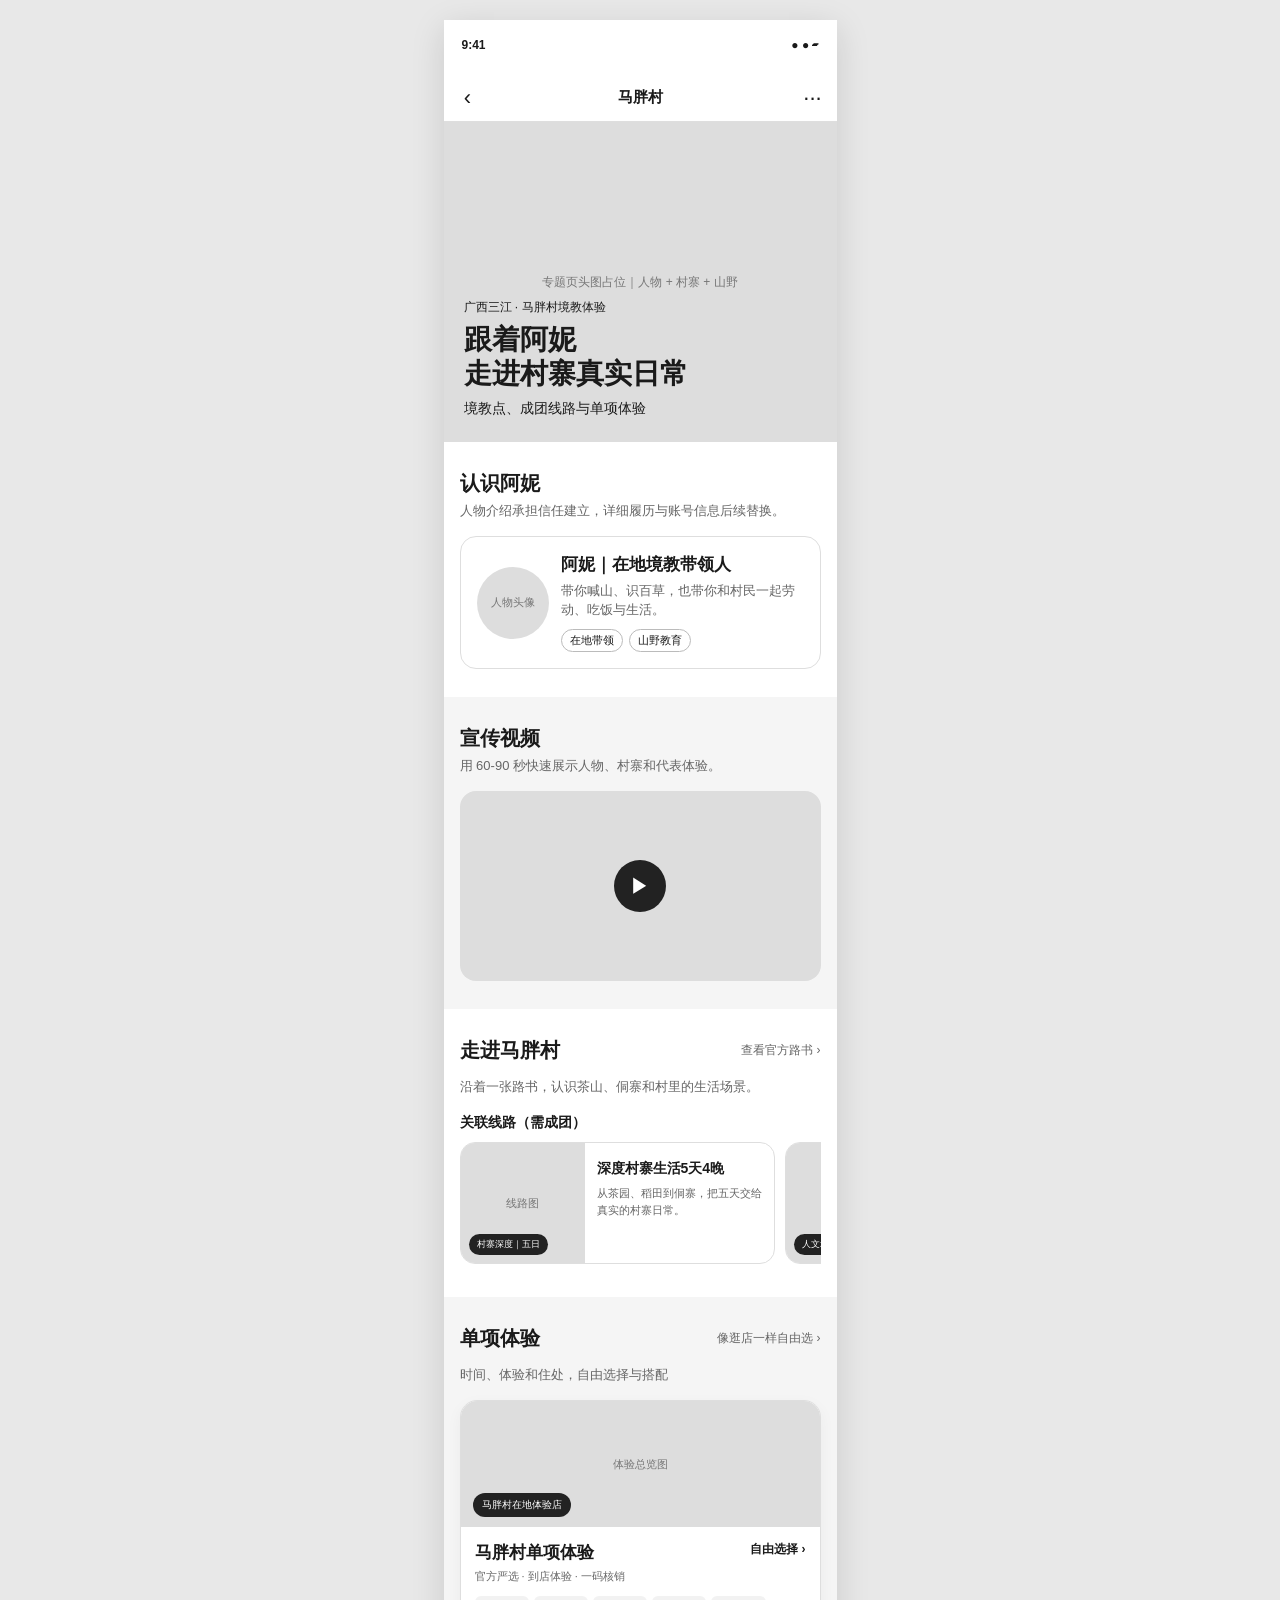
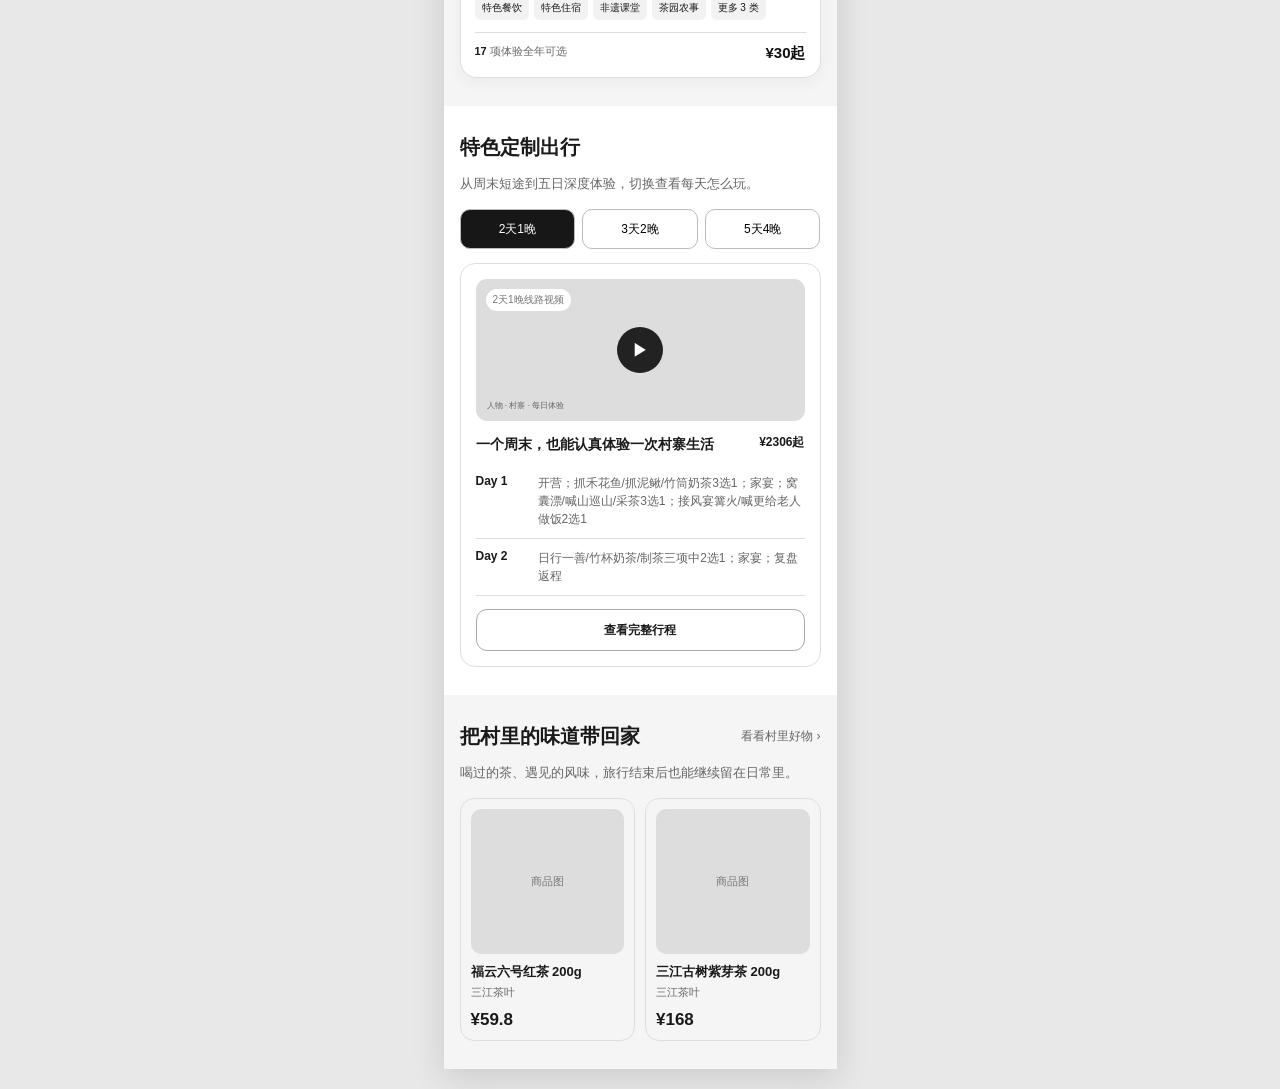
<file: index.html>
<!doctype html><html lang="zh-CN"><head><meta charset="utf-8"><meta name="viewport" content="width=device-width,initial-scale=1,maximum-scale=1,user-scalable=no"><title>马胖村专题页原型V2</title><link rel="stylesheet" href="prototype.css"></head><body><main class="app"><div class="status"><span>9:41</span><span>● ● ▰</span></div><nav class="nav"><a href="#">‹</a><strong>马胖村</strong><a href="#">···</a></nav>
<header class="hero"><div class="placeholder">专题页头图占位｜人物 + 村寨 + 山野</div><div class="hero-copy"><div class="eyebrow">广西三江 · 马胖村境教体验</div><h1>跟着阿妮<br>走进村寨真实日常</h1><p>境教点、成团线路与单项体验</p></div></header>
<section class="section"><h2>认识阿妮</h2><p class="desc">人物介绍承担信任建立，详细履历与账号信息后续替换。</p><article class="profile"><div class="avatar">人物头像</div><div><h3>阿妮｜在地境教带领人</h3><p>带你喊山、识百草，也带你和村民一起劳动、吃饭与生活。</p><div class="tags"><span class="tag">在地带领</span><span class="tag">山野教育</span></div></div></article></section>
<section class="section alt"><h2>宣传视频</h2><p class="desc">用 60-90 秒快速展示人物、村寨和代表体验。</p><div class="media"><div class="play">▶</div></div></section>
<section class="section"><a class="section-link" href="places.html"><h2>走进马胖村</h2><span>查看官方路书 ›</span></a><p class="desc">沿着一张路书，认识茶山、侗寨和村里的生活场景。</p><h3 class="related-title">关联线路（需成团）</h3><div class="related-routes"><a class="related-card" href="route-custom.html?days=5"><div class="related-img">线路图<span>村寨深度｜五日</span></div><div><h3>深度村寨生活5天4晚</h3><p>从茶园、稻田到侗寨，把五天交给真实的村寨日常。</p></div></a><a class="related-card" href="route-custom.html?days=3"><div class="related-img">线路图<span>人文境教｜慢走力</span></div><div><h3>自然养心马胖村3天2晚</h3><p>深入自然腹地，通过趣味探索与在地体验认识马胖村。</p></div></a><a class="related-card" href="route-custom.html?days=2"><div class="related-img">线路图<span>周末轻游｜体验力</span></div><div><h3>周末进村体验2天1晚</h3><p>用一个周末体验家宴、山野和侗乡生活。</p></div></a></div></section>
<section class="section alt"><div class="section-link"><h2>单项体验</h2><span>像逛店一样自由选 ›</span></div><p class="desc">时间、体验和住处，自由选择与搭配</p><a class="experience-store" href="experiences.html"><div class="store-cover">体验总览图<span>马胖村在地体验店</span></div><div class="store-main"><div class="store-title"><div><h3>马胖村单项体验</h3><p>官方严选 · 到店体验 · 一码核销</p></div><b>自由选择 ›</b></div><div class="store-cats"><span>特色餐饮</span><span>特色住宿</span><span>非遗课堂</span><span>茶园农事</span><span>更多 3 类</span></div><div class="store-foot"><span><b>17</b> 项体验全年可选</span><strong>¥30起</strong></div></div></a></section>
<section class="section"><div class="section-link"><h2>特色定制出行</h2></div><p class="desc">从周末短途到五日深度体验，切换查看每天怎么玩。</p><div class="route-tabs"><button class="route-tab active" data-days="2">2天1晚</button><button class="route-tab" data-days="3">3天2晚</button><button class="route-tab" data-days="5">5天4晚</button></div><div id="homeRoutePlan" class="home-route-plan"></div></section>
<section class="section alt"><a class="section-link" href="products.html"><h2>把村里的味道带回家</h2><span>看看村里好物 ›</span></a><p class="desc">喝过的茶、遇见的风味，旅行结束后也能继续留在日常里。</p><div class="product-grid"><article class="product"><div class="product-img">商品图</div><h3>福云六号红茶 200g</h3><p>三江茶叶</p><div class="price">¥59.8</div></article><article class="product"><div class="product-img">商品图</div><h3>三江古树紫芽茶 200g</h3><p>三江茶叶</p><div class="price">¥168</div></article></div></section></main><script src="route-data.js"></script><script>initHomeRoutes();</script></body></html>
</file>
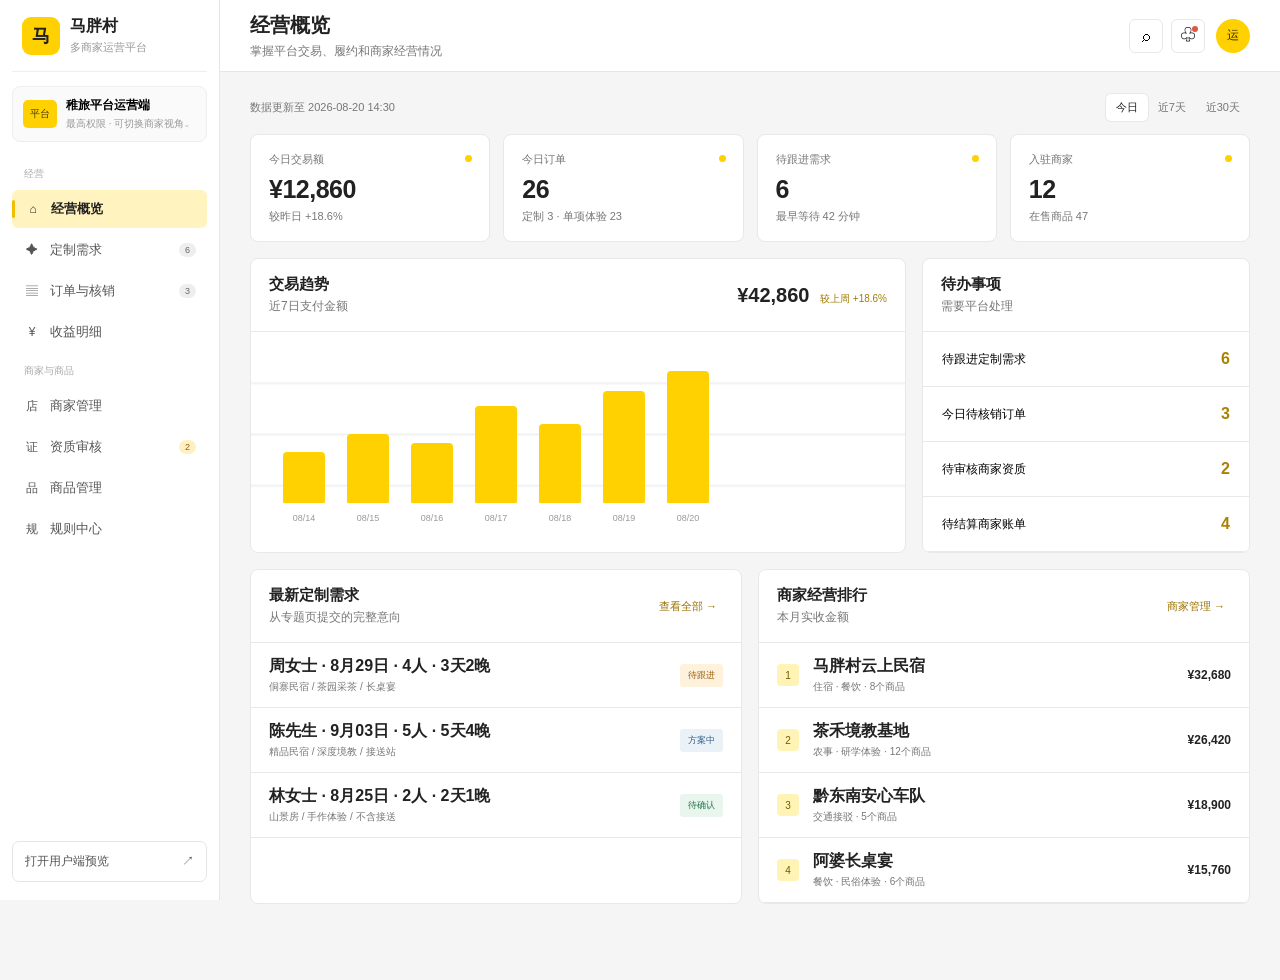
<file: admin.html>
<!doctype html>
<html lang="zh-CN">
<head>
  <meta charset="utf-8">
  <meta name="viewport" content="width=device-width,initial-scale=1">
  <title>马胖村多商家运营后台</title>
  <link rel="stylesheet" href="admin.css">
  <link rel="stylesheet" href="admin-rules.css">
  <link rel="stylesheet" href="admin-rules-v2.css">
</head>
<body>
  <aside class="sidebar">
    <div class="brand"><span>马</span><div><b>马胖村</b><small>多商家运营平台</small></div></div>
    <button class="role role-button" id="roleSwitch"><i>平台</i><div><b>稚旅平台运营端</b><small>最高权限 · 可切换商家视角⌄</small></div></button>
    <nav>
      <p>经营</p>
      <a class="active" href="#dashboard" data-page="dashboard"><i>⌂</i>经营概览</a>
      <a href="#custom" data-page="custom"><i>✦</i>定制需求<span class="nav-badge">6</span></a>
      <a href="#orders" data-page="orders"><i>▤</i>订单与核销<span class="nav-badge">3</span></a>
      <a href="#revenue" data-page="revenue"><i>¥</i>收益明细</a>
      <p>商家与商品</p>
      <a href="#merchants" data-page="merchants"><i>店</i>商家管理</a>
      <a href="#qualification" data-page="qualification"><i>证</i>资质审核<span class="nav-badge warn">2</span></a>
      <a href="#products" data-page="products"><i>品</i>商品管理</a>
      <a href="#rules" data-page="rules"><i>规</i>规则中心</a>
    </nav>
    <a class="preview" href="index.html">打开用户端预览 <span>↗</span></a>
  </aside>

  <main>
    <header class="topbar">
      <div><h1 id="pageTitle">经营概览</h1><p id="pageDesc">掌握平台交易、履约和商家经营情况</p></div>
      <div class="top-actions"><button class="icon-btn">⌕</button><button class="icon-btn">♧<b class="dot"></b></button><div class="avatar">运</div></div>
    </header>

    <section class="page active" id="page-dashboard">
      <div class="datebar"><span>数据更新至 2026-08-20 14:30</span><div><button class="chip active">今日</button><button class="chip">近7天</button><button class="chip">近30天</button></div></div>
      <div class="metrics" id="metrics"></div>
      <div class="grid two-one">
        <article class="panel trend-panel"><div class="panel-head"><div><h2>交易趋势</h2><p>近7日支付金额</p></div><b>¥42,860 <small>较上周 +18.6%</small></b></div><div class="chart"><div style="--h:36%"><i>08/14</i></div><div style="--h:48%"><i>08/15</i></div><div style="--h:42%"><i>08/16</i></div><div style="--h:68%"><i>08/17</i></div><div style="--h:55%"><i>08/18</i></div><div style="--h:78%"><i>08/19</i></div><div style="--h:92%"><i>08/20</i></div></div></article>
        <article class="panel todo"><div class="panel-head"><div><h2>待办事项</h2><p>需要平台处理</p></div></div><button data-go="custom"><span>待跟进定制需求</span><b>6</b></button><button data-go="orders"><span>今日待核销订单</span><b>3</b></button><button data-go="qualification"><span>待审核商家资质</span><b>2</b></button><button data-go="revenue"><span>待结算商家账单</span><b>4</b></button></article>
      </div>
      <div class="grid half">
        <article class="panel"><div class="panel-head"><div><h2>最新定制需求</h2><p>从专题页提交的完整意向</p></div><button class="text-btn" data-go="custom">查看全部 →</button></div><div id="dashboardDemands"></div></article>
        <article class="panel"><div class="panel-head"><div><h2>商家经营排行</h2><p>本月实收金额</p></div><button class="text-btn" data-go="merchants">商家管理 →</button></div><div id="merchantRank"></div></article>
      </div>
    </section>

    <section class="page" id="page-custom">
      <div class="flow"><div><b>1</b><span>用户提交需求</span></div><i>→</i><div><b>2</b><span>平台分派顾问</span></div><i>→</i><div><b>3</b><span>组合商家商品</span></div><i>→</i><div><b>4</b><span>报价待确认</span></div><i>→</i><div><b>5</b><span>支付生成订单</span></div></div>
      <article class="panel"><div class="panel-head"><div><h2>定制需求池</h2><p>记录用户勾选的日期、人数、住宿、体验与补充要求</p></div><div class="actions"><button class="ghost">导出需求</button><button class="dark" id="newDemand">＋ 录入需求</button></div></div><div class="toolbar"><div class="tabs"><button class="active">全部 18</button><button>待跟进 6</button><button>方案中 4</button><button>待确认 3</button><button>已转订单 5</button></div><input placeholder="搜索需求编号 / 联系人"></div><div class="table-wrap"><table><thead><tr><th>需求编号 / 联系人</th><th>出行需求</th><th>已选内容</th><th>预算</th><th>跟进顾问</th><th>状态</th><th>操作</th></tr></thead><tbody id="demandRows"></tbody></table></div></article>
    </section>

    <section class="page" id="page-orders">
      <div class="metrics compact"><article><span>今日订单</span><strong>26</strong><small>较昨日 +5</small></article><article><span>待核销</span><strong>3</strong><small>最近一单 15:30</small></article><article><span>已核销</span><strong>18</strong><small>核销率 85.7%</small></article><article><span>售后中</span><strong>1</strong><small>需平台介入</small></article></div>
      <article class="panel"><div class="panel-head"><div><h2>订单管理</h2><p>定制出行、单项体验和农产品统一管理</p></div><button class="dark" id="verifyBtn">扫码核销</button></div><div class="toolbar"><div class="tabs"><button class="active">全部订单</button><button>待付款</button><button>待使用</button><button>已完成</button><button>售后</button></div><input placeholder="搜索订单号 / 手机号 / 核销码"></div><div class="table-wrap"><table><thead><tr><th>订单号 / 下单时间</th><th>用户</th><th>订单内容</th><th>履约商家</th><th>实付</th><th>状态</th><th>操作</th></tr></thead><tbody id="orderRows"></tbody></table></div></article>
    </section>

    <section class="page" id="page-revenue">
      <div class="metrics"><article><span>本月交易额</span><strong>¥128,640</strong><small>较上月 +21.4%</small></article><article><span>平台佣金</span><strong>¥3,859</strong><small>售价的 3%</small></article><article><span>待结算商家款</span><strong>¥36,820</strong><small>当前商家：马胖村</small></article><article><span>已结算</span><strong>¥76,383</strong><small>账期 T+7</small></article></div>
      <article class="panel"><div class="panel-head"><div><h2>收益与结算明细</h2><p>按订单拆分商家应收、平台服务费和退款</p></div><div class="actions"><button class="ghost">下载对账单</button><button class="dark">发起批量结算</button></div></div><div class="toolbar"><div class="tabs"><button class="active">全部流水</button><button>待结算</button><button>已结算</button><button>退款</button></div><input type="month" value="2026-08"></div><div class="table-wrap"><table><thead><tr><th>结算单号</th><th>商家</th><th>关联订单</th><th>订单实收</th><th>平台服务费</th><th>商家应收</th><th>状态</th><th>操作</th></tr></thead><tbody id="revenueRows"></tbody></table></div></article>
    </section>

    <section class="page" id="page-merchants">
      <div class="metrics compact"><article><span>入驻商家</span><strong>12</strong><small>正常营业 10</small></article><article><span>本月新增</span><strong>3</strong><small>较上月 +2</small></article><article><span>在售商品</span><strong>47</strong><small>待审核 5</small></article><article><span>平均履约分</span><strong>4.86</strong><small>投诉率 0.3%</small></article></div>
      <article class="panel"><div class="panel-head"><div><h2>入驻商家</h2><p>管理商家账号、经营范围、结算信息和营业状态</p></div><button class="dark" id="inviteMerchant">＋ 邀请商家入驻</button></div><div class="toolbar"><div class="tabs"><button class="active">全部 12</button><button>营业中 10</button><button>暂停营业 1</button><button>待完善 1</button></div><input placeholder="搜索商家名称 / 联系人"></div><div id="merchantCards" class="merchant-cards"></div></article>
    </section>

    <section class="page" id="page-qualification">
      <div class="notice"><b>资质审核规则</b><span>基础证照审核通过后方可上架商品；住宿、餐饮和交通类需补充对应行业许可证。</span><button>查看审核规范</button></div>
      <article class="panel"><div class="panel-head"><div><h2>商家资质审核</h2><p>证件原图、有效期和主体信息一致性审核</p></div></div><div class="toolbar"><div class="tabs"><button class="active">待审核 2</button><button>审核中 1</button><button>已通过 9</button><button>需补充 1</button></div><input placeholder="搜索商家 / 证件名称"></div><div class="table-wrap"><table><thead><tr><th>商家主体</th><th>经营类目</th><th>已上传资质</th><th>提交时间</th><th>审核状态</th><th>操作</th></tr></thead><tbody id="qualificationRows"></tbody></table></div></article>
    </section>

    <section class="page" id="page-products">
      <div class="product-summary"><div><b>商品结构</b><span>当前农产品支持茶叶、蔬菜水果；库存单位为盒、袋、斤、份</span></div><button class="dark" id="addProduct">＋ 新增商品</button></div>
      <article class="panel"><div class="panel-head"><div><h2>全平台商品</h2><p>平台可审核，商家仅管理自己的商品、价格和库存</p></div></div><div class="toolbar"><div class="tabs"><button class="active">全部 50</button><button>在售 47</button><button>待审核 2</button><button>已下架 1</button></div><input placeholder="搜索商品 / 商家 / SKU"></div><div class="table-wrap"><table><thead><tr><th>商品信息</th><th>所属商家</th><th>类目</th><th>价格</th><th>库存 / 已售</th><th>审核状态</th><th>操作</th></tr></thead><tbody id="productRows"></tbody></table></div></article>
    </section>

    <section class="page" id="page-rules">
      <div class="rule-hero"><div><b>专题页业务规则</b><span>统一配置前台展示、预约库存、商品详情和售后口径</span></div><div><span class="status-pill ok">已同步用户端</span><button class="dark" id="saveRules">保存并发布</button></div></div>
      <div class="rule-grid">
        <article class="panel rule-card wide"><div class="panel-head"><div><h2>账号与权限</h2><p>平台运营端与商家端两套视角</p></div><span class="status-pill info">稚旅为最高权限</span></div><div class="permission-grid"><div><b>稚旅平台运营端</b><span>全部订单、商家、商品、资质、分润、规则和用户数据</span><strong>最高权限</strong></div><div><b>马胖村商家端</b><span>仅管理本商家的商品、库存、订单、核销、收益和资质</span><strong>商家权限</strong></div></div></article>
        <article class="panel rule-card wide"><div class="panel-head"><div><h2>特色定制出行</h2><p>首页排序、宣传视频与二级行程选择规则</p></div><span class="status-pill ok">展示中</span></div><div class="rule-body">
          <div class="route-order-list"><div><i>1</i><b>2天1晚</b><span>首页默认选中</span><button class="op rule-edit">配置视频</button></div><div><i>2</i><b>3天2晚</b><span>视频已配置</span><button class="op rule-edit">配置视频</button></div><div><i>3</i><b>5天4晚</b><span>视频已配置</span><button class="op rule-edit">配置视频</button></div></div>
          <div class="config-row"><div><b>二级页面“几选一”</b><small>用户在完整行程内直接选择，确认人数时一并提交</small></div><label class="switch"><input type="checkbox" checked><span></span></label></div>
          <div class="choice-chips"><span>2天1晚 · 上午体验 3选1</span><span>2天1晚 · 下午体验 3选1</span><span>3天2晚 · 上午体验 3选2</span><span>3天2晚 · 非遗课堂 2选1</span></div>
        </div></article>
        <article class="panel rule-card"><div class="panel-head"><div><h2>日期与库存</h2><p>单项体验全年可预约</p></div></div><div class="rule-body"><div class="config-row"><div><b>开放全年日期</b><small>用户可按月切换选择到店日期</small></div><label class="switch"><input type="checkbox" checked><span></span></label></div><div class="config-row"><div><b>结算时统一确认日期</b><small>详情页不再重复显示日期和库存</small></div><label class="switch"><input type="checkbox" checked><span></span></label></div><div class="config-row"><div><b>支付后自动扣减库存</b><small>按商品、日期、数量实时扣减</small></div><label class="switch"><input type="checkbox" checked><span></span></label></div><button class="ghost rule-edit">查看日期库存日历</button></div></article>
        <article class="panel rule-card"><div class="panel-head"><div><h2>商品详情模板</h2><p>按经营类目展示对应字段</p></div></div><div class="rule-body"><div class="template-item"><b>住宿</b><span>面积、床型、设施服务、预订须知、入住须知</span></div><div class="template-item"><b>餐饮 / 体验 / 交通</b><span>内容简介、服务流程、购买须知</span></div><div class="template-item"><b>农产品</b><span>规格、产地、配送范围、售后说明</span></div><button class="ghost rule-edit">编辑字段模板</button></div></article>
        <article class="panel rule-card wide"><div class="panel-head"><div><h2>退款与取消规则</h2><p>定制线路统一售后口径</p></div><button class="text-btn rule-edit">编辑规则</button></div><div class="refund-grid"><div><b>出发前10天以上</b><strong>退 100%</strong></div><div><b>出发前10至5天</b><strong>退 88%</strong></div><div><b>出发前4至1天</b><strong>退 76%</strong></div><div><b>活动当天</b><strong>退 64%</strong></div></div><div class="rule-notes"><span>天气或未成团取消：全额退款</span><span>机票/高铁票退改手续费：用户承担</span><span>发生退款：6%小程序平台手续费由用户承担</span><span>综合产品不支持单项更改或取消</span></div></article>
        <article class="panel rule-card"><div class="panel-head"><div><h2>私导服务</h2><p>单项体验列表与详情页悬浮入口</p></div></div><div class="rule-body"><label class="config-field">咨询电话<input id="guidePhone" value="138 0000 1234"></label><label class="config-field">服务时间<input value="09:00—20:00"></label><div class="config-row"><div><b>前台显示“一键呼叫私导”</b><small>帮助用户自由规划体验组合</small></div><label class="switch"><input type="checkbox" checked><span></span></label></div></div></article>
        <article class="panel rule-card"><div class="panel-head"><div><h2>预约与核销</h2><p>多商家联合履约规则</p></div></div><div class="rule-body"><div class="template-item"><b>预约提醒</b><span>到店前一天完成预约确认</span></div><div class="template-item"><b>核销凭证</b><span>购物车结算后生成统一二维码</span></div><div class="template-item"><b>商家权限</b><span>仅核销本商家项目，平台查看全部</span></div><button class="ghost rule-edit">配置核销权限</button></div></article>
        <article class="panel rule-card wide"><div class="panel-head"><div><h2>分润参数</h2><p>依据《茶叶定价及分润》；当前统一商家为马胖村</p></div><button class="text-btn rule-edit">配置渠道分润</button></div><div class="profit-config"><div><span>平台佣金</span><b>售价 × 3%</b><small>达人渠道启用；其他渠道按表配置</small></div><div><span>稚旅利润</span><b>按 SKU / 渠道</b><small>从商品毛利中计算，不设统一固定比例</small></div><div><span>商家结算主体</span><b>马胖村</b><small>后续支持新增入驻商家</small></div><div><span>结算方式</span><b>订单分账</b><small>退款后自动冲正</small></div></div></article>
      </div>
    </section>
  </main>

  <div class="modal" id="detailModal"><div class="modal-card"><div class="modal-head"><div><h2 id="modalTitle">详情</h2><p id="modalSub"></p></div><button class="close">×</button></div><div id="modalBody"></div><div class="modal-foot"><button class="ghost close">取消</button><button class="dark" id="modalPrimary">确认并保存</button></div></div></div>
  <div class="toast" id="toast"></div>
  <script src="route-data.js"></script><script src="inventory.js"></script><script src="admin.js"></script>
</body>
</html>
</file>
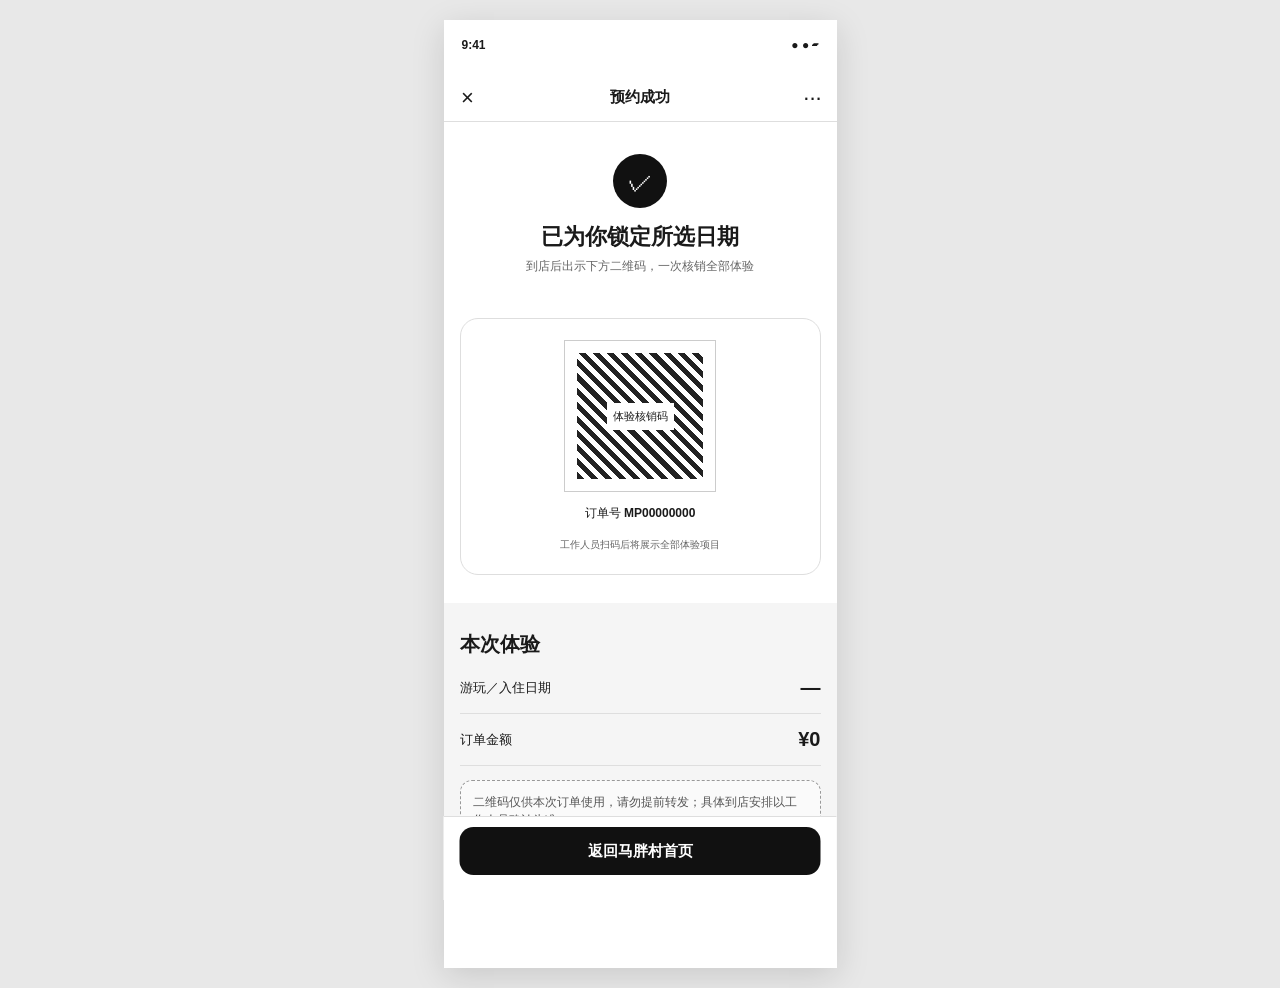
<file: booking-success.html>
<!doctype html><html lang="zh-CN"><head><meta charset="utf-8"><meta name="viewport" content="width=device-width,initial-scale=1"><title>预约成功</title><link rel="stylesheet" href="prototype.css"></head><body><main class="app success-page"><div class="status"><span>9:41</span><span>● ● ▰</span></div><nav class="nav"><a href="index.html">×</a><strong>预约成功</strong><a href="#">···</a></nav><section class="success-head"><i>✓</i><h1>已为你锁定所选日期</h1><p>到店后出示下方二维码，一次核销全部体验</p></section><section class="section"><div class="verify-card"><div class="qr"><span>体验核销码</span></div><p>订单号 <b id="orderId">MP00000000</b></p><small>工作人员扫码后将展示全部体验项目</small></div></section><section class="section alt"><h2>本次体验</h2><div class="summary-line"><span>游玩／入住日期</span><strong id="successDate">—</strong></div><div class="success-items" id="successItems"></div><div class="summary-line"><span>订单金额</span><strong id="successTotal">¥0</strong></div><div class="notice" style="margin-top:14px">二维码仅供本次订单使用，请勿提前转发；具体到店安排以工作人员确认为准。</div></section><div class="bottom-space"></div><div class="bottom single"><a class="primary" href="index.html">返回马胖村首页</a></div></main><script src="inventory.js"></script><script>renderSuccess();</script></body></html>
</file>
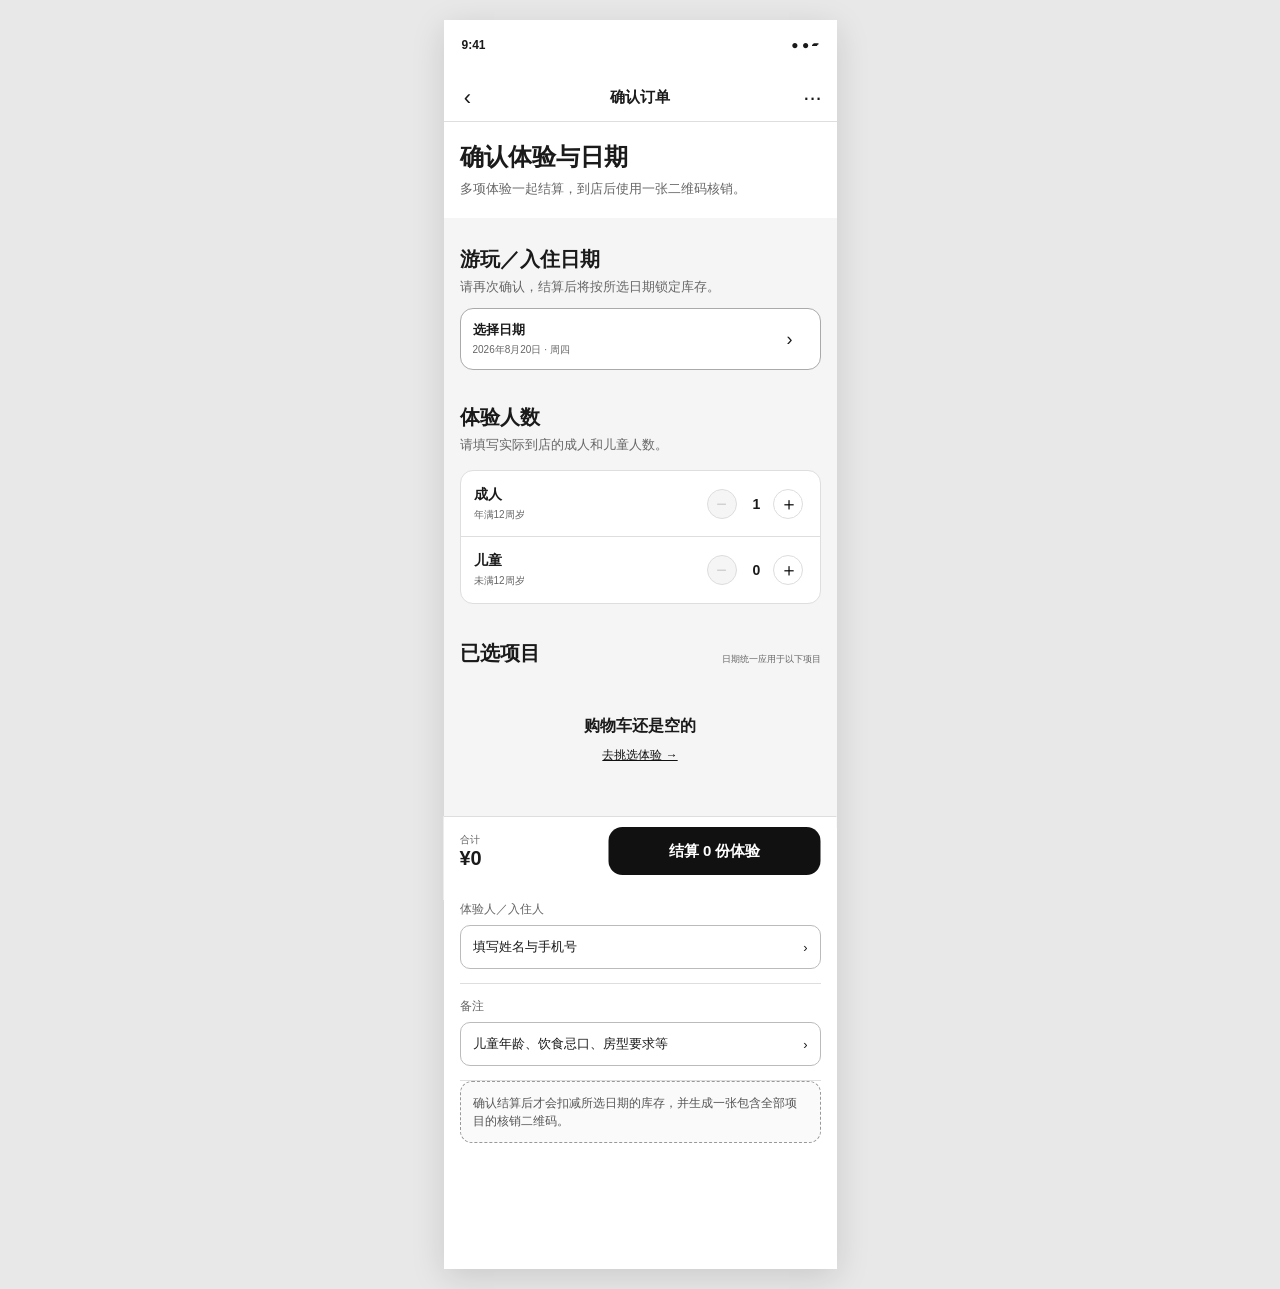
<file: cart.html>
<!doctype html><html lang="zh-CN"><head><meta charset="utf-8"><meta name="viewport" content="width=device-width,initial-scale=1,maximum-scale=1,user-scalable=no"><title>确认订单</title><link rel="stylesheet" href="prototype.css"><link rel="stylesheet" href="party.css"></head><body><main class="app"><div class="status"><span>9:41</span><span>● ● ▰</span></div><nav class="nav"><a href="experiences.html">‹</a><strong>确认订单</strong><a href="#">···</a></nav><header class="detail-head"><h1>确认体验与日期</h1><p>多项体验一起结算，到店后使用一张二维码核销。</p></header><section class="section alt checkout-date-section"><h2>游玩／入住日期</h2><p class="desc">请再次确认，结算后将按所选日期锁定库存。</p><label class="checkout-date"><div><b>选择日期</b><span id="dateHint">2026年8月20日 · 周四</span></div><input id="visitDate" type="date" value="2026-08-20" min="2026-08-20" max="2027-08-20"><i>›</i></label></section><section class="section alt party-section"><h2>体验人数</h2><p class="desc">请填写实际到店的成人和儿童人数。</p><div class="party-selector" data-party><div><span><b>成人</b><small>年满12周岁</small></span><div class="party-counter"><button data-kind="adult" data-d="-1">−</button><b data-value="adult">1</b><button data-kind="adult" data-d="1">＋</button></div></div><div><span><b>儿童</b><small>未满12周岁</small></span><div class="party-counter"><button data-kind="child" data-d="-1">−</button><b data-value="child">0</b><button data-kind="child" data-d="1">＋</button></div></div></div></section><section class="section alt cart-product-section"><div class="cart-section-title"><h2>已选项目</h2><span>日期统一应用于以下项目</span></div><div id="cartItems" class="cart-items"></div></section><section class="section"><h2>联系人信息</h2><div class="form-row"><label>体验人／入住人</label><div class="fake-input"><span>填写姓名与手机号</span><span>›</span></div></div><div class="form-row"><label>备注</label><div class="fake-input"><span>儿童年龄、饮食忌口、房型要求等</span><span>›</span></div></div><div class="notice">确认结算后才会扣减所选日期的库存，并生成一张包含全部项目的核销二维码。</div></section><div class="bottom-space"></div><div class="bottom checkout-bottom"><div><small>合计</small><strong id="checkoutTotal">¥0</strong></div><button class="primary" id="checkoutBtn">确认结算</button></div></main><script src="inventory.js"></script><script src="party.js"></script><script>renderCart();initPartyCounters('experience');</script></body></html>
</file>
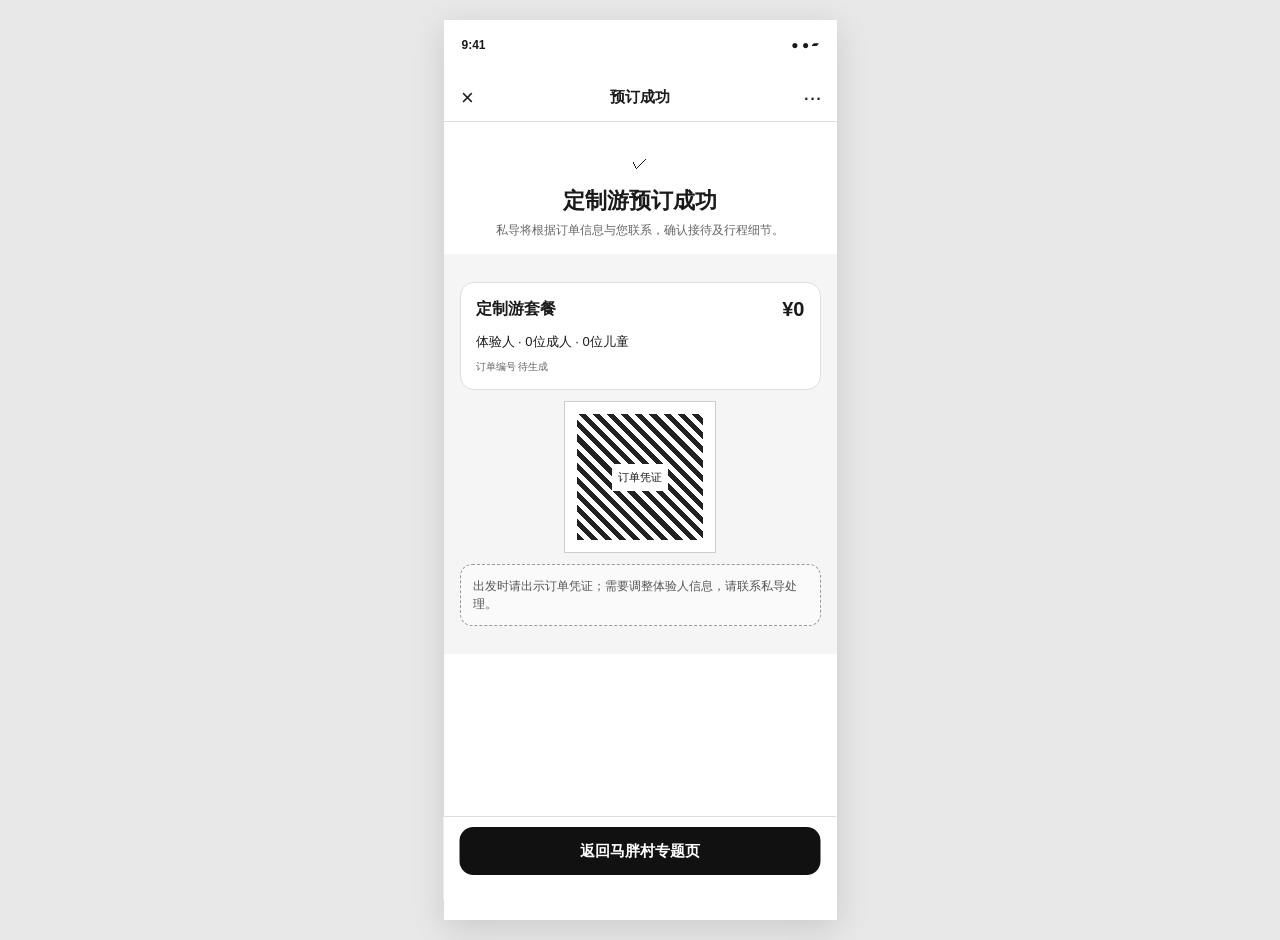
<file: custom-booking-success.html>
<!doctype html><html lang="zh-CN"><head><meta charset="utf-8"><meta name="viewport" content="width=device-width,initial-scale=1"><title>定制游预订成功</title><link rel="stylesheet" href="prototype.css"><link rel="stylesheet" href="custom-checkout.css"></head><body><main class="app"><div class="status"><span>9:41</span><span>● ● ▰</span></div><nav class="nav"><a href="index.html">×</a><strong>预订成功</strong><a href="#">···</a></nav><section class="section success-head"><div class="success-icon">✓</div><h1>定制游预订成功</h1><p>私导将根据订单信息与您联系，确认接待及行程细节。</p></section><section class="section alt"><div class="order-card"><div><span id="successRoute">定制游套餐</span><b id="successPrice">¥0</b></div><p id="successGuest">体验人信息</p><small id="successOrder">订单编号</small></div><div class="qr"><span>订单凭证</span></div><div class="notice">出发时请出示订单凭证；需要调整体验人信息，请联系私导处理。</div></section><div class="bottom-space"></div><div class="bottom single"><a class="primary" href="index.html">返回马胖村专题页</a></div></main><script>const o=JSON.parse(localStorage.getItem('mp_custom_order')||'{}');successRoute.textContent=({2:'2天1晚',3:'3天2晚',5:'5天4晚'}[o.days]||'定制游')+'套餐';successPrice.textContent='¥'+(o.price||0);successGuest.textContent=`${o.name||'体验人'} · ${o.adult||0}位成人 · ${o.child||0}位儿童`;successOrder.textContent='订单编号 '+(o.id||'待生成');</script></body></html>
</file>
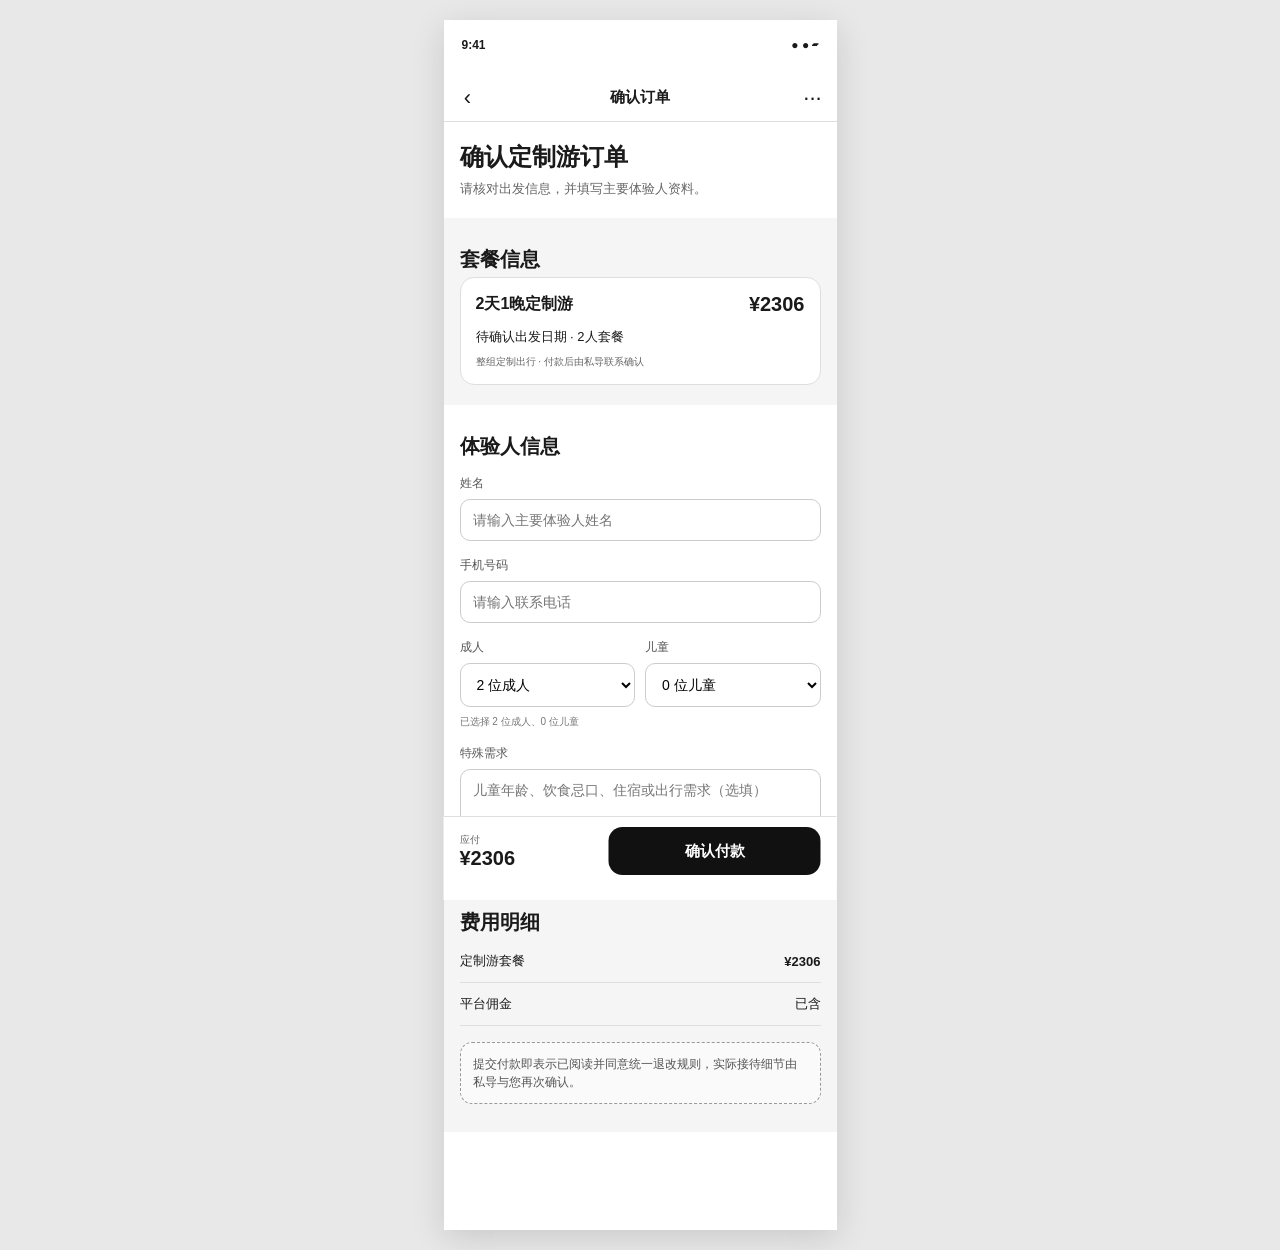
<file: custom-checkout.html>
<!doctype html><html lang="zh-CN"><head><meta charset="utf-8"><meta name="viewport" content="width=device-width,initial-scale=1,maximum-scale=1,user-scalable=no"><title>确认定制游订单</title><link rel="stylesheet" href="prototype.css"><link rel="stylesheet" href="custom-checkout.css"></head><body><main class="app"><div class="status"><span>9:41</span><span>● ● ▰</span></div><nav class="nav"><a id="checkoutBack" href="route-custom.html?days=2">‹</a><strong>确认订单</strong><a href="#">···</a></nav><header class="detail-head"><h1>确认定制游订单</h1><p>请核对出发信息，并填写主要体验人资料。</p></header><section class="section alt checkout-summary"><h2>套餐信息</h2><div class="order-card"><div><span id="routeLabel">2天1晚定制游</span><b id="routePrice">¥2306</b></div><p id="routeDate">请选择出发日期</p><small>整组定制出行 · 付款后由私导联系确认</small></div></section><section class="section checkout-form"><h2>体验人信息</h2><label><span>姓名</span><input id="guestName" placeholder="请输入主要体验人姓名"></label><label><span>手机号码</span><input id="guestPhone" inputmode="tel" maxlength="11" placeholder="请输入联系电话"></label><div class="people-selects"><label><span>成人</span><select id="adultSelect"></select></label><label><span>儿童</span><select id="childSelect"></select></label></div><p class="people-help" id="peopleHelp">成人与儿童合计需与套餐人数一致</p><label><span>特殊需求</span><textarea id="guestNote" placeholder="儿童年龄、饮食忌口、住宿或出行需求（选填）"></textarea></label></section><section class="section alt"><h2>费用明细</h2><div class="fee-row"><span>定制游套餐</span><b id="feePrice">¥2306</b></div><div class="fee-row"><span>平台佣金</span><span>已含</span></div><div class="notice">提交付款即表示已阅读并同意统一退改规则，实际接待细节由私导与您再次确认。</div></section><div class="bottom-space"></div><div class="bottom checkout-bottom"><div><small>应付</small><strong id="payTotal">¥2306</strong></div><button class="primary" id="payCustom">确认付款</button></div></main><div class="toast" id="toast">请完善订单信息</div><script src="custom-checkout.js"></script></body></html>
</file>
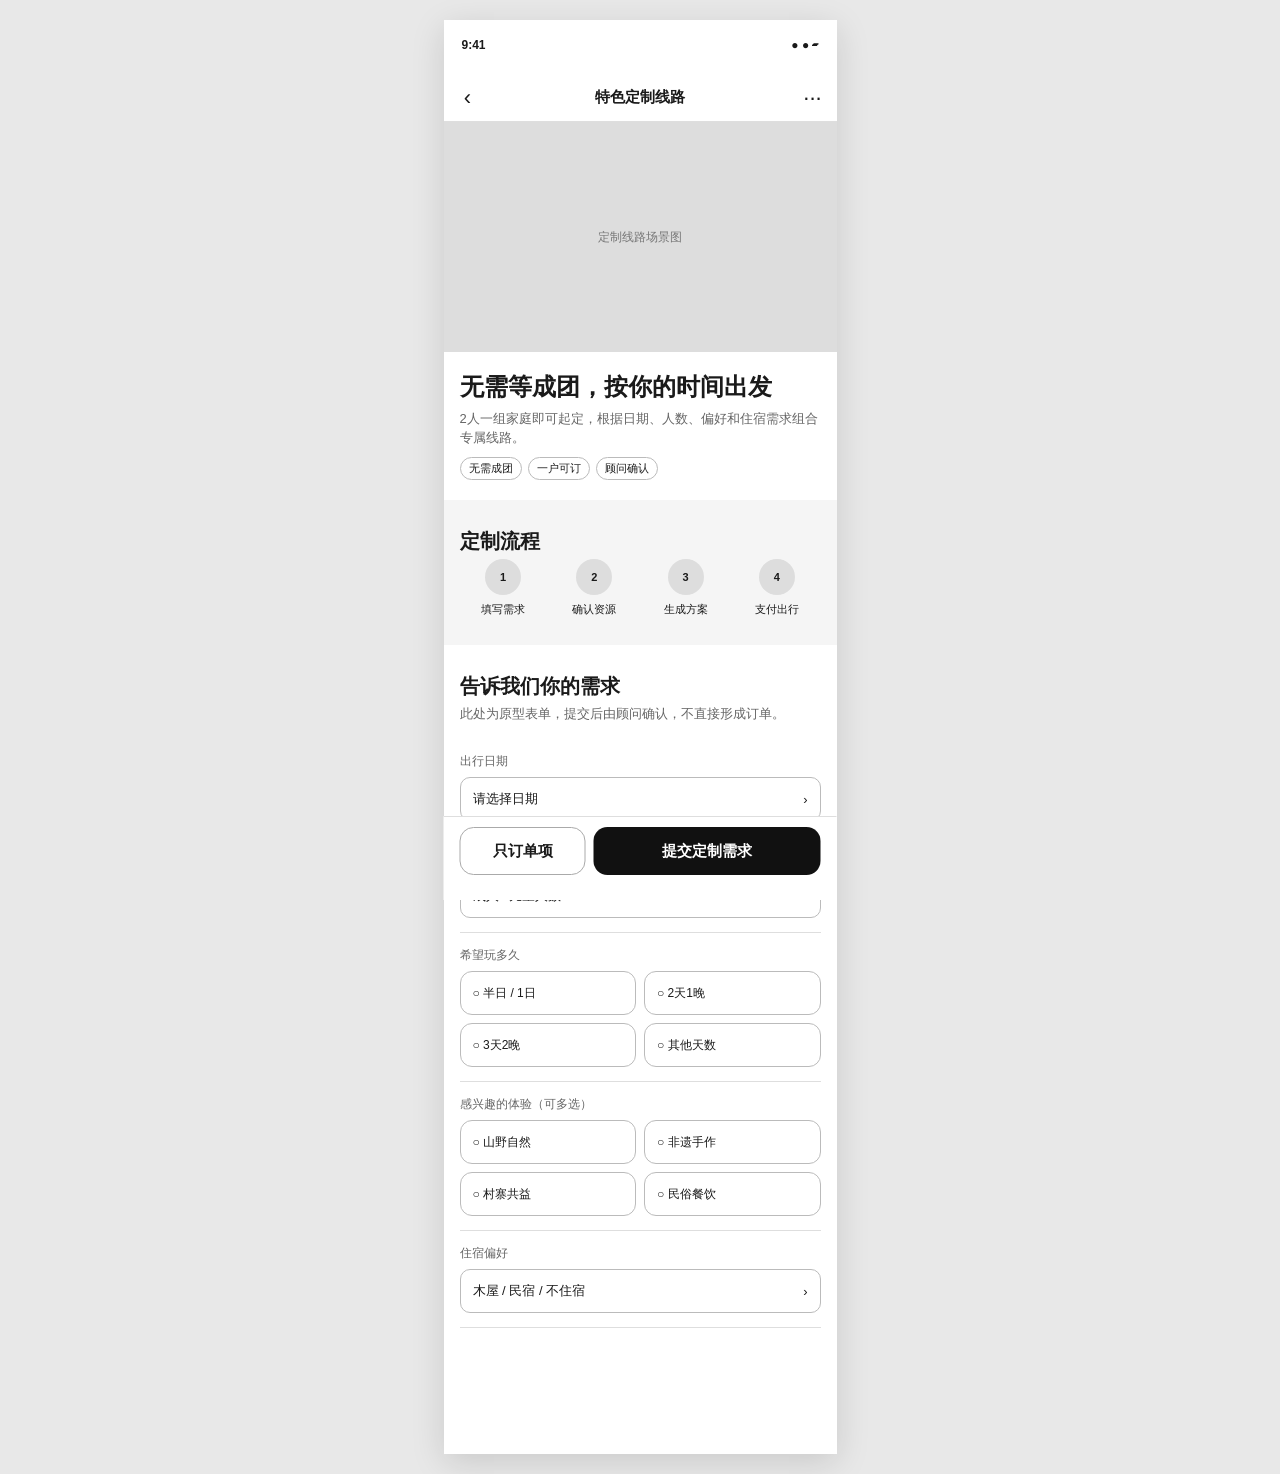
<file: custom-route.html>
<!doctype html><html lang="zh-CN"><head><meta charset="utf-8"><meta name="viewport" content="width=device-width,initial-scale=1"><title>特色定制线路</title><link rel="stylesheet" href="prototype.css"></head><body><main class="app"><div class="status"><span>9:41</span><span>● ● ▰</span></div><nav class="nav"><a href="index.html">‹</a><strong>特色定制线路</strong><a href="#">···</a></nav><div class="detail-hero">定制线路场景图</div><header class="detail-head"><h1>无需等成团，按你的时间出发</h1><p>2人一组家庭即可起定，根据日期、人数、偏好和住宿需求组合专属线路。</p><div class="tags"><span class="tag">无需成团</span><span class="tag">一户可订</span><span class="tag">顾问确认</span></div></header><section class="section alt"><h2>定制流程</h2><div class="steps"><div class="step"><i>1</i>填写需求</div><div class="step"><i>2</i>确认资源</div><div class="step"><i>3</i>生成方案</div><div class="step"><i>4</i>支付出行</div></div></section><section class="section"><h2>告诉我们你的需求</h2><p class="desc">此处为原型表单，提交后由顾问确认，不直接形成订单。</p><div class="form-row"><label>出行日期</label><div class="fake-input"><span>请选择日期</span><span>›</span></div></div><div class="form-row"><label>出行人数</label><div class="fake-input"><span>成人 / 儿童人数</span><span>›</span></div></div><div class="form-row"><label>希望玩多久</label><div class="choice-grid"><div class="choice">半日 / 1日</div><div class="choice">2天1晚</div><div class="choice">3天2晚</div><div class="choice">其他天数</div></div></div><div class="form-row"><label>感兴趣的体验（可多选）</label><div class="choice-grid"><div class="choice">山野自然</div><div class="choice">非遗手作</div><div class="choice">村寨共益</div><div class="choice">民俗餐饮</div></div></div><div class="form-row"><label>住宿偏好</label><div class="fake-input"><span>木屋 / 民宿 / 不住宿</span><span>›</span></div></div></section><div class="bottom-space"></div><div class="bottom"><a class="secondary" href="experiences.html">只订单项</a><button class="primary">提交定制需求</button></div></main></body></html>
</file>
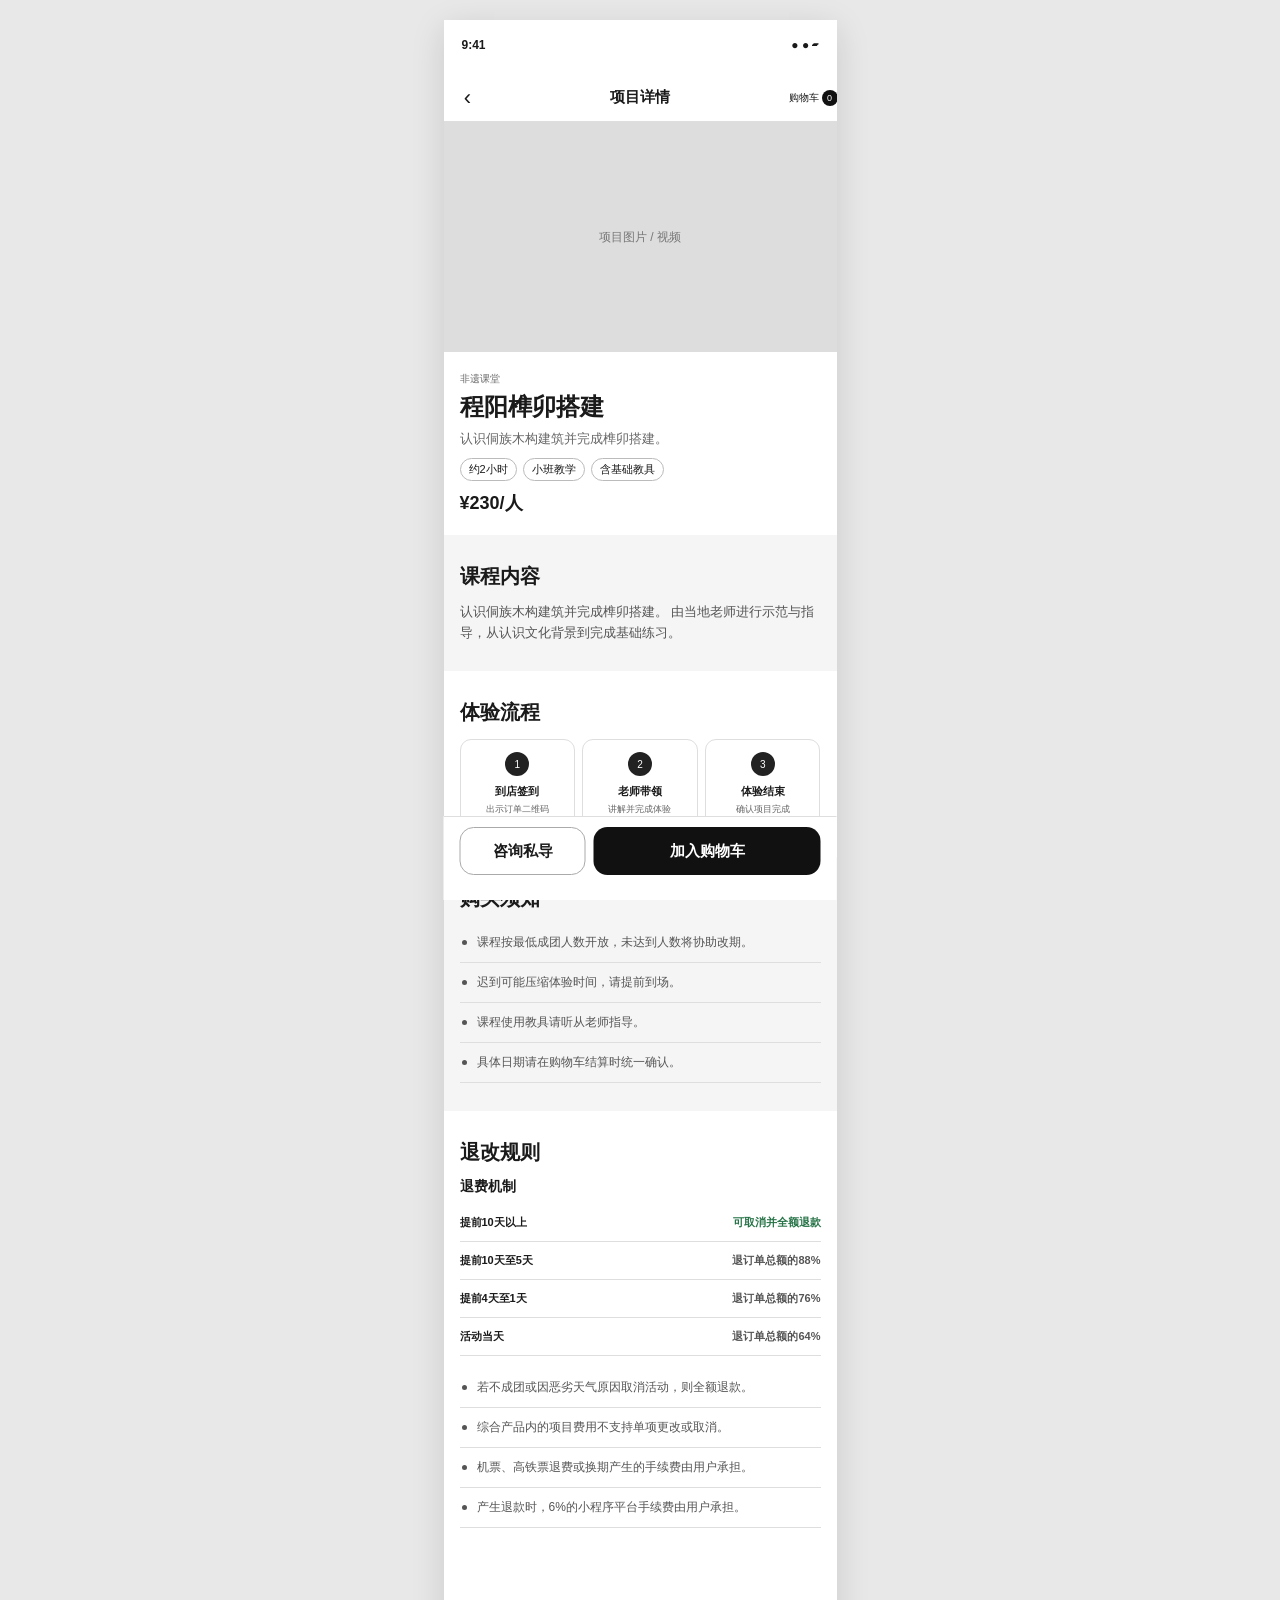
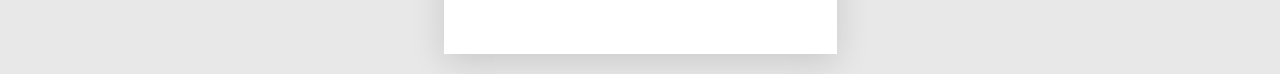
<file: experience-detail.html>
<!doctype html><html lang="zh-CN"><head><meta charset="utf-8"><meta name="viewport" content="width=device-width,initial-scale=1,maximum-scale=1,user-scalable=no"><title>单项体验详情</title><link rel="stylesheet" href="prototype.css"></head><body><main class="app"><div class="status"><span>9:41</span><span>● ● ▰</span></div><nav class="nav"><a href="experiences.html">‹</a><strong>项目详情</strong><a class="cart-link" href="cart.html">购物车 <i id="cartBadge">0</i></a></nav><div class="detail-hero">项目图片 / 视频</div><header class="detail-head product-detail-head"><small id="detailCategory">单项体验</small><h1 id="detailName">体验项目</h1><p id="detailDesc">在村寨里认真体验一件喜欢的事。</p><div class="tags" id="detailTags"></div><div class="price" id="detailPrice">¥0</div></header><div id="detailContent"></div><div class="bottom-space"></div><div class="bottom"><button class="secondary" id="consultGuide">咨询私导</button><button class="primary" id="addDetail">加入购物车</button></div></main><div class="toast" id="toast">已加入购物车</div><div class="modal-mask" id="guideModal"><div class="modal-card guide-card"><div class="modal-handle"></div><div class="guide-icon">导</div><h2>一键呼叫私导</h2><p>对项目内容、日期安排或组合方式有疑问？私导可以帮你规划。</p><a href="tel:13800001234">☎ 138 0000 1234</a><small>服务时间 09:00—20:00</small><button class="modal-close guide-close">暂不需要</button></div></div><script src="inventory.js"></script><script>initExperienceDetail();consultGuide.onclick=()=>guideModal.classList.add('show');document.querySelector('.modal-close').onclick=()=>guideModal.classList.remove('show');guideModal.onclick=e=>{if(e.target===guideModal)guideModal.classList.remove('show')};</script></body></html>
</file>
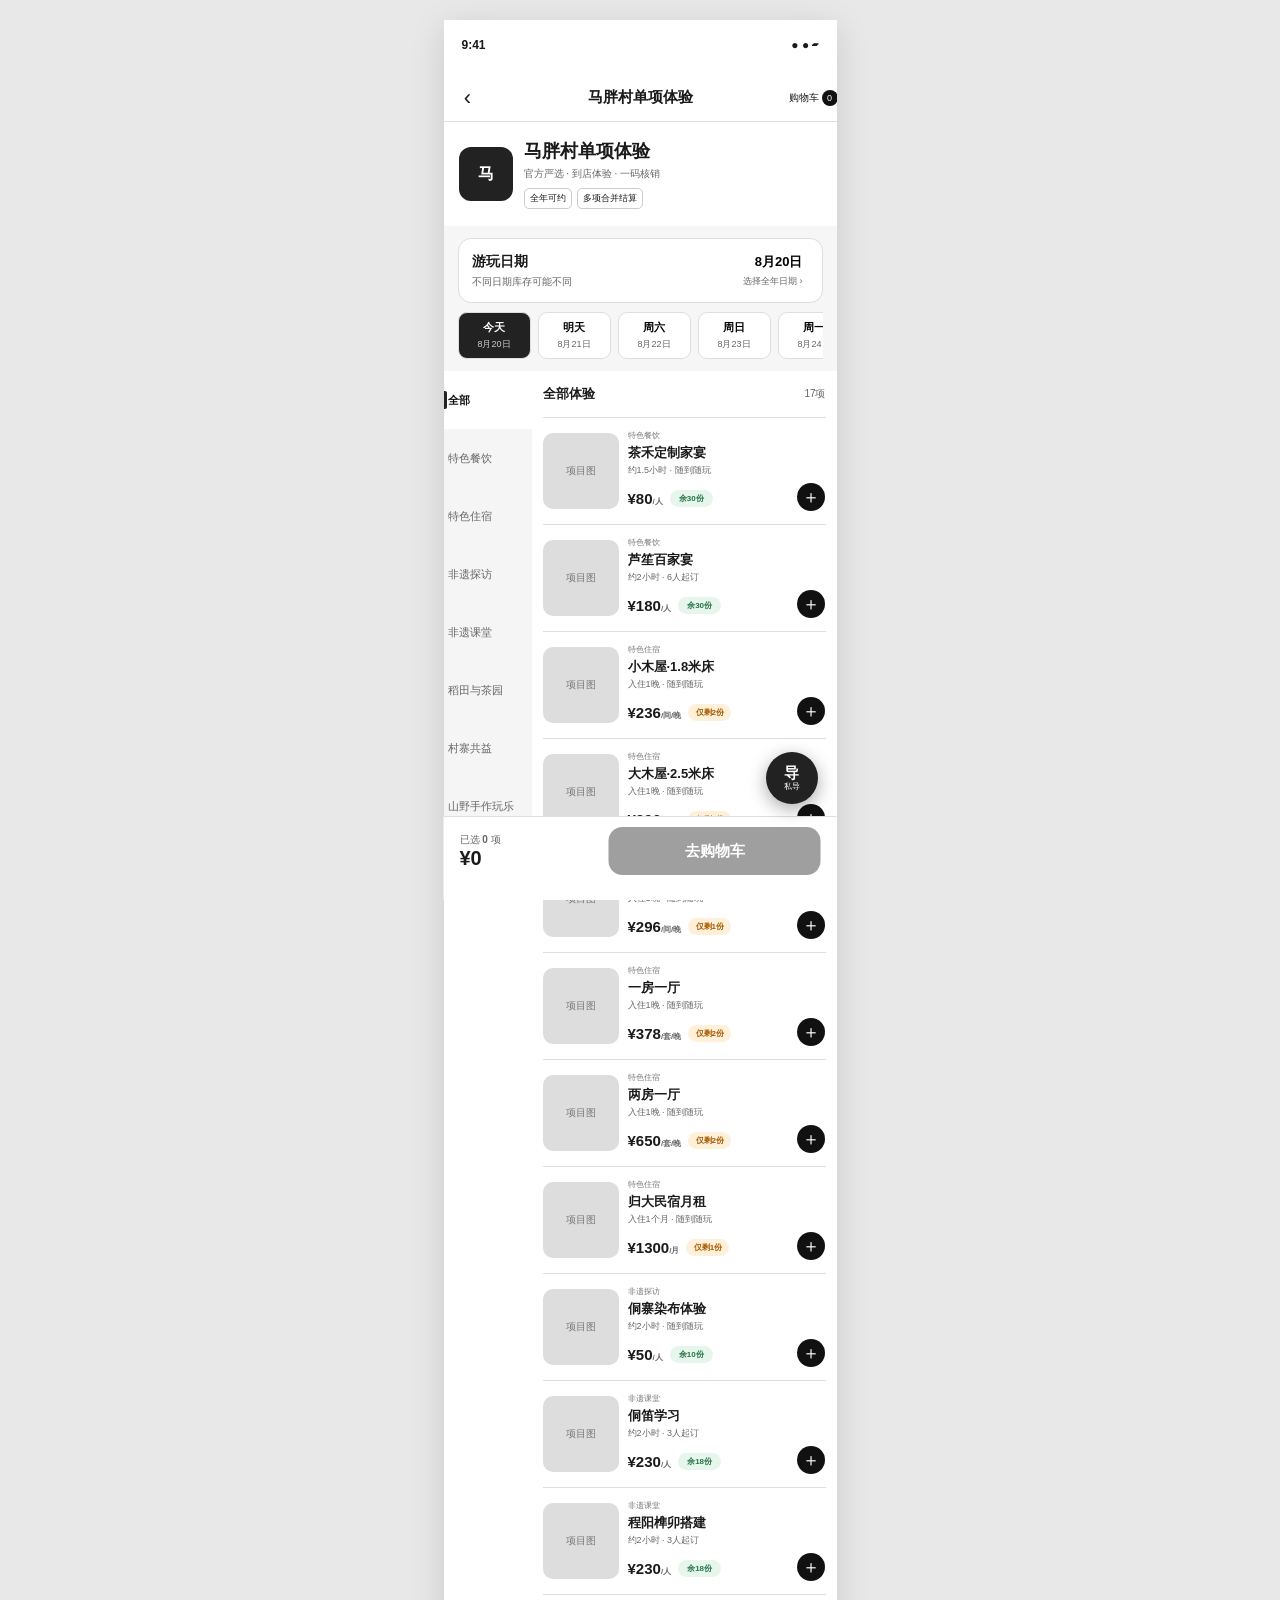
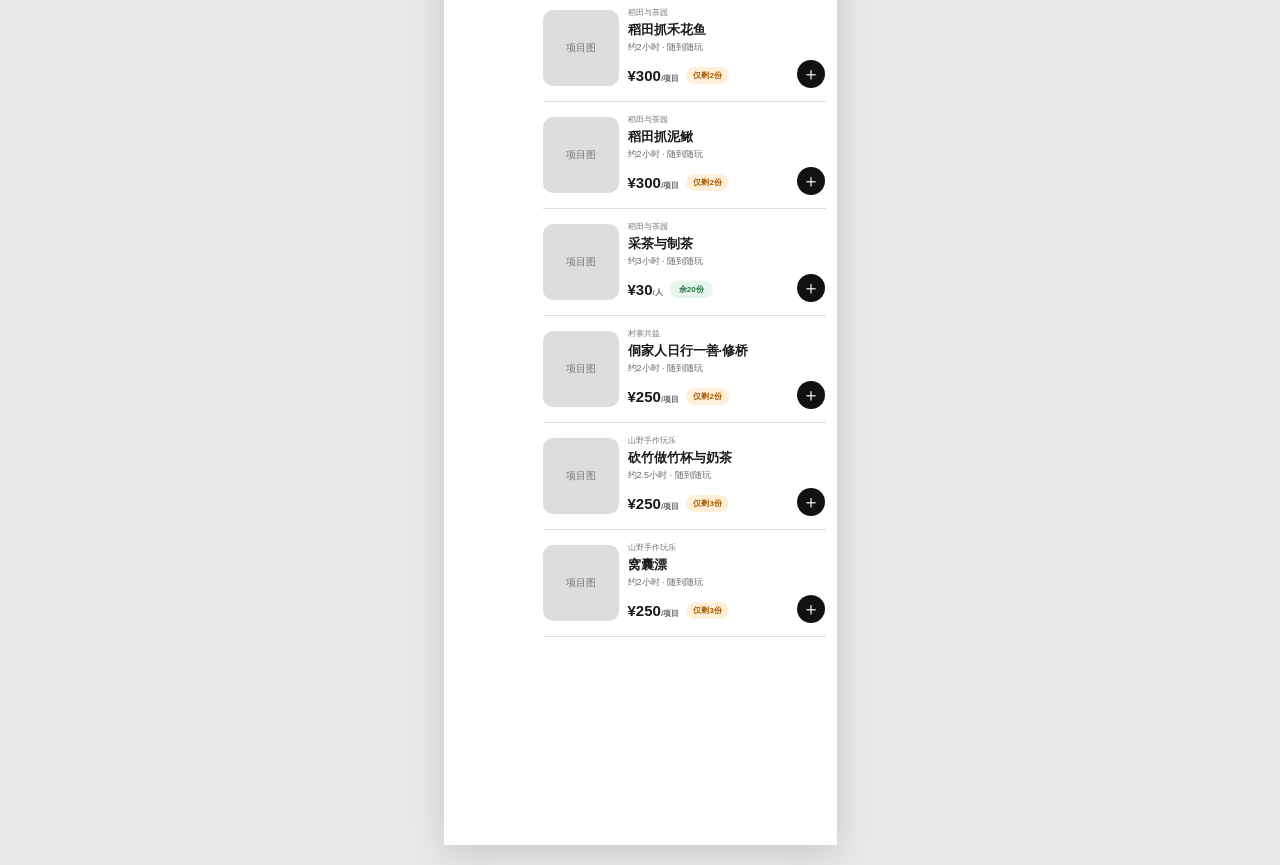
<file: experiences.html>
<!doctype html>
<html lang="zh-CN">
<head><meta charset="utf-8"><meta name="viewport" content="width=device-width,initial-scale=1,maximum-scale=1,user-scalable=no"><title>马胖村单项体验</title><link rel="stylesheet" href="prototype.css"></head>
<body><main class="app experience-shop-page">
  <div class="status"><span>9:41</span><span>● ● ▰</span></div>
  <nav class="nav"><a href="index.html">‹</a><strong>马胖村单项体验</strong><a class="cart-link" href="cart.html">购物车 <i id="cartBadge">0</i></a></nav>
  <header class="shop-header"><div class="shop-avatar">马</div><div><h1>马胖村单项体验</h1><p>官方严选 · 到店体验 · 一码核销</p><div><span>全年可约</span><span>多项合并结算</span></div></div></header>
  <section class="ticket-date"><div class="ticket-date-title"><div><b>游玩日期</b><span>不同日期库存可能不同</span></div><button id="openCalendar"><strong id="selectedDate">8月20日</strong><span>选择全年日期 ›</span></button></div><div class="quick-dates" id="quickDates"></div></section>
  <section class="menu-layout"><aside class="side-categories" id="categoryTabs"></aside><div class="menu-content"><div class="menu-head"><b id="menuTitle">全部体验</b><span id="menuCount">17项</span></div><div class="inventory-list" id="experienceList"></div></div></section>
  <div class="bottom-space"></div>
  <button class="private-guide-fab" id="guideFab"><i>导</i><span>私导</span></button>
  <div class="bottom cart-bottom"><div><small>已选 <b id="cartCount">0</b> 项</small><strong id="cartTotal">¥0</strong></div><a class="primary disabled" id="goCart" href="cart.html">去购物车</a></div>
</main>
<div class="toast" id="toast">已加入购物车</div>
<div class="modal-mask" id="calendarModal"><div class="modal-card calendar-card"><div class="modal-handle"></div><div class="modal-title"><div><h2>选择游玩日期</h2><p>全年日期均可查看，实际库存以当天为准</p></div><button class="modal-close">×</button></div><div class="year-select"><button>‹</button><strong id="calendarYear">2026年</strong><button>›</button></div><div class="month-grid" id="monthGrid"></div><div class="calendar-week"><span>日</span><span>一</span><span>二</span><span>三</span><span>四</span><span>五</span><span>六</span></div><div class="calendar-days" id="calendarDays"></div></div></div>
<div class="modal-mask" id="guideModal"><div class="modal-card guide-card"><div class="modal-handle"></div><div class="guide-icon">导</div><h2>一键呼叫私导</h2><p>不知道怎么搭配？告诉私导你的时间、人数和喜好，帮你规划一趟刚刚好的马胖村行程。</p><a href="tel:13800001234">☎ 138 0000 1234</a><small>服务时间 09:00—20:00</small><button class="modal-close guide-close">暂不需要</button></div></div>
<script src="inventory.js"></script><script>renderExperienceList();initExperienceCalendar();document.getElementById('guideFab').onclick=()=>document.getElementById('guideModal').classList.add('show');document.querySelectorAll('.modal-close').forEach(x=>x.onclick=()=>x.closest('.modal-mask').classList.remove('show'));document.querySelectorAll('.modal-mask').forEach(x=>x.onclick=e=>{if(e.target===x)x.classList.remove('show')});</script>
</body></html>
</file>
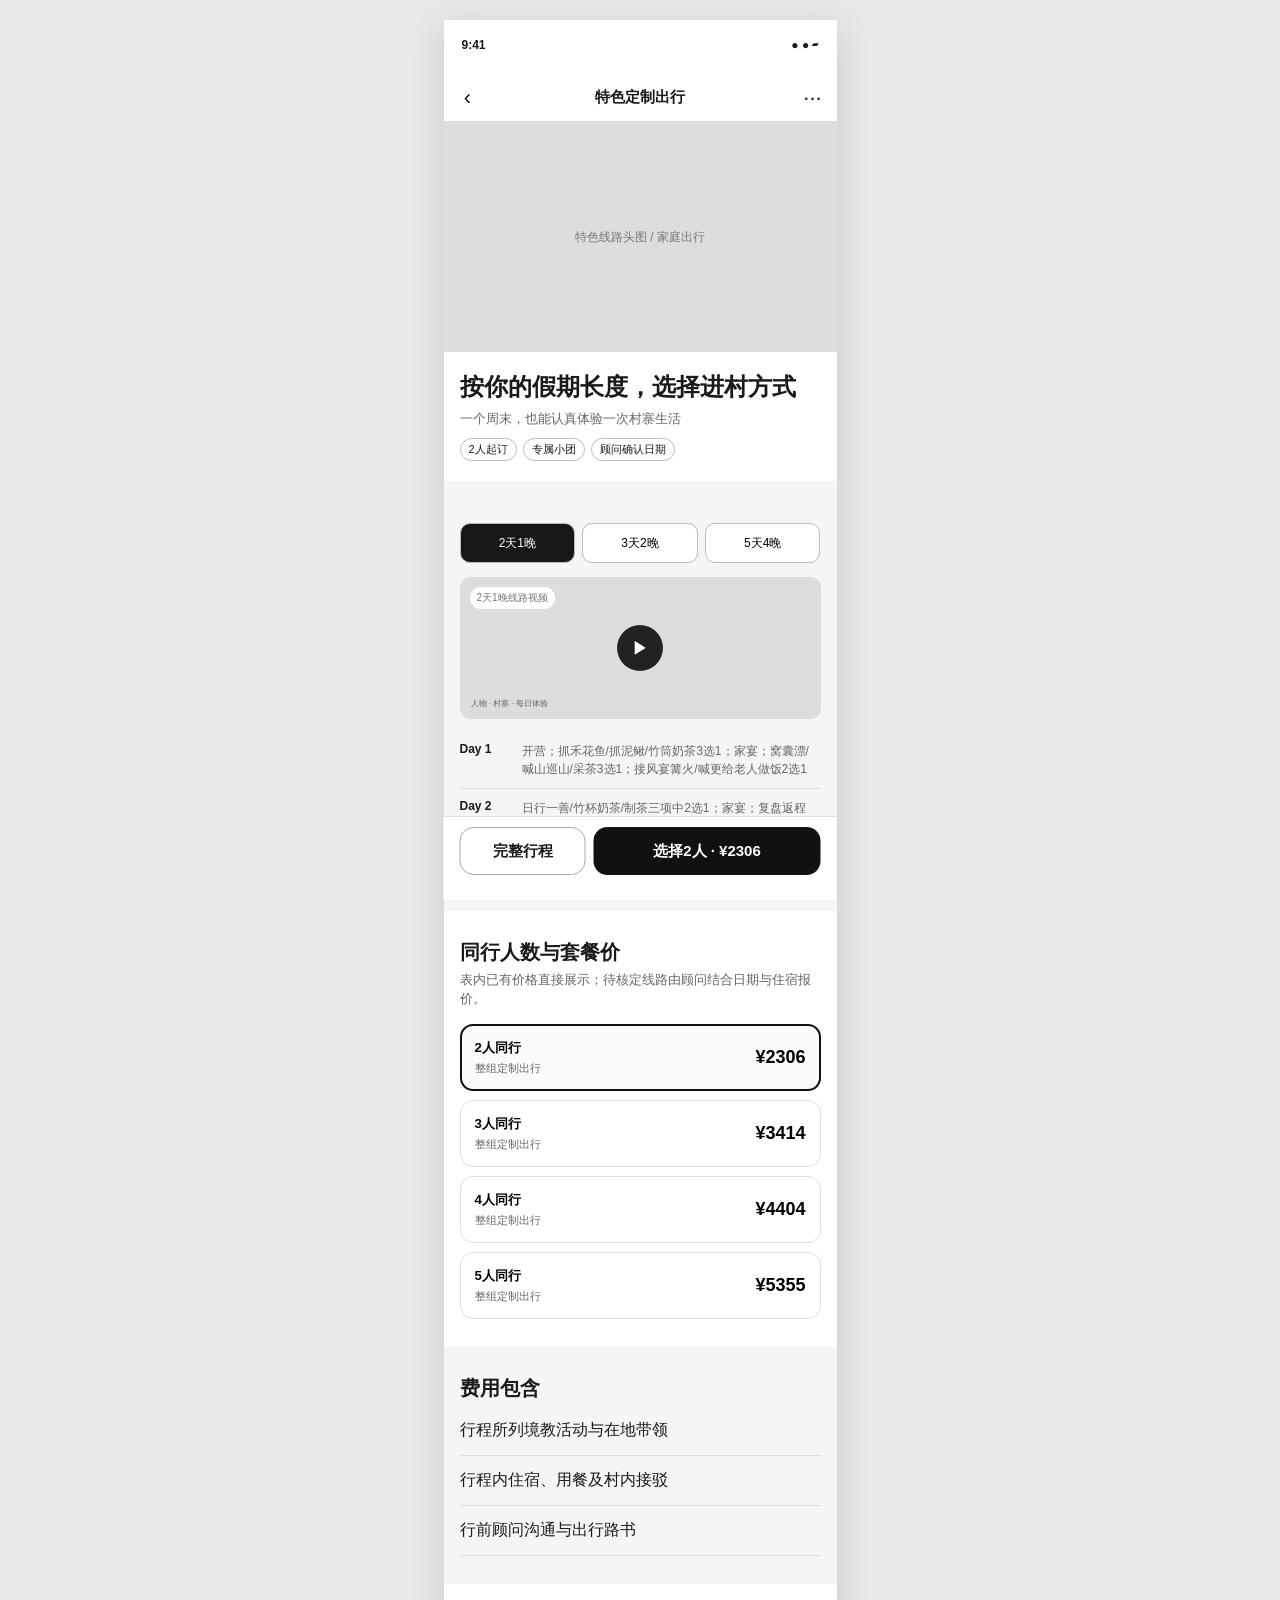
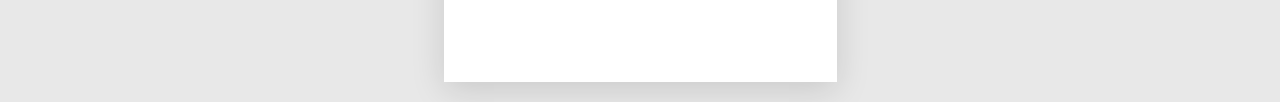
<file: group-routes.html>
<!doctype html><html lang="zh-CN"><head><meta charset="utf-8"><meta name="viewport" content="width=device-width,initial-scale=1"><title>特色定制出行</title><link rel="stylesheet" href="prototype.css"></head><body><main class="app"><div class="status"><span>9:41</span><span>● ● ▰</span></div><nav class="nav"><a href="index.html">‹</a><strong>特色定制出行</strong><a href="#">···</a></nav><div class="detail-hero">特色线路头图 / 家庭出行</div><header class="detail-head"><h1>按你的假期长度，选择进村方式</h1><p id="routeSubtitle">一个周末，也能认真体验一次村寨生活</p><div class="tags"><span class="tag">2人起订</span><span class="tag">专属小团</span><span class="tag">顾问确认日期</span></div></header><section class="section alt"><div class="route-tabs"><button class="route-tab active" data-days="2">2天1晚</button><button class="route-tab" data-days="3">3天2晚</button><button class="route-tab" data-days="5">5天4晚</button></div><div id="routePlan" class="route-plan"></div><a class="route-more" id="fullRoute" href="route-custom.html?days=2">查看完整行程</a></section><section class="section"><h2>同行人数与套餐价</h2><p class="desc">表内已有价格直接展示；待核定线路由顾问结合日期与住宿报价。</p><div class="package-list" id="packageList"></div></section><section class="section alt"><h2>费用包含</h2><div class="info"><div class="form-row">行程所列境教活动与在地带领</div><div class="form-row">行程内住宿、用餐及村内接驳</div><div class="form-row">行前顾问沟通与出行路书</div></div></section><div class="bottom-space"></div><div class="bottom"><a class="secondary" id="fullRouteBottom" href="route-custom.html?days=2">完整行程</a><button class="primary" id="openBooking">选择2人 · ¥2306</button></div></main><div class="modal-mask" id="bookingModal"><div class="modal-card"><div class="modal-handle"></div><div class="modal-title"><div><h2>预订特色定制出行</h2><p>提交后由顾问确认日期与资源</p></div><button id="closeBooking">×</button></div><div class="summary-line"><span>线路</span><b id="modalRoute">2天1晚</b></div><div class="summary-line"><span>同行人数</span><b id="modalPeople">待确认</b></div><div class="summary-line"><span>套餐总价</span><strong id="modalPrice">¥2306</strong></div><div class="form-row"><label>意向出发日期</label><div class="fake-input"><span>请选择日期</span><span>›</span></div></div><div class="form-row"><label>联系人</label><div class="fake-input"><span>姓名与手机号</span><span>›</span></div></div><button class="modal-submit" id="submitBooking">提交预订意向</button></div></div><div class="toast" id="toast">提交成功，顾问会尽快联系你</div><script src="route-data.js"></script><script>initRouteHub();document.querySelector('.route-tab[data-days="2"]').click();document.getElementById('closeBooking').onclick=()=>bookingModal.classList.remove('show');bookingModal.onclick=e=>{if(e.target===bookingModal)bookingModal.classList.remove('show')};document.getElementById('submitBooking').onclick=()=>{bookingModal.classList.remove('show');toast.classList.add('show');setTimeout(()=>toast.classList.remove('show'),1800)};</script></body></html>
</file>
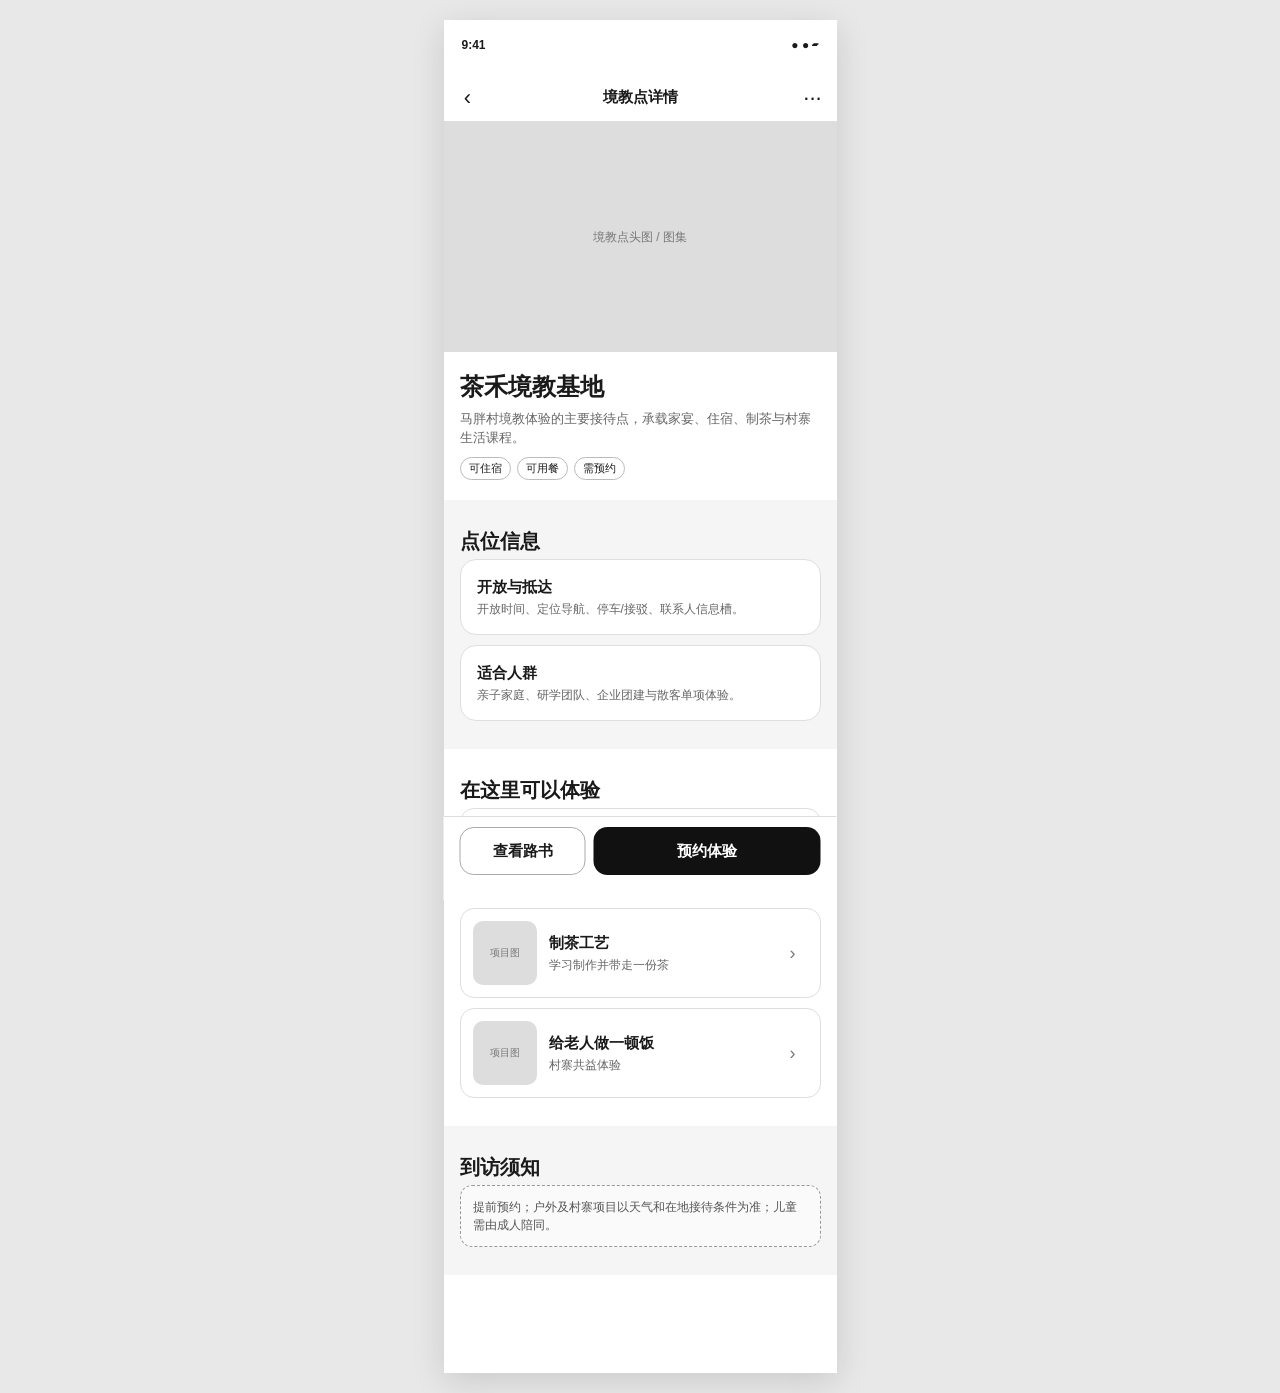
<file: place-detail.html>
<!doctype html><html lang="zh-CN"><head><meta charset="utf-8"><meta name="viewport" content="width=device-width,initial-scale=1"><title>茶禾境教基地详情</title><link rel="stylesheet" href="prototype.css"></head><body><main class="app"><div class="status"><span>9:41</span><span>● ● ▰</span></div><nav class="nav"><a href="places.html">‹</a><strong>境教点详情</strong><a href="#">···</a></nav><div class="detail-hero">境教点头图 / 图集</div><header class="detail-head"><h1>茶禾境教基地</h1><p>马胖村境教体验的主要接待点，承载家宴、住宿、制茶与村寨生活课程。</p><div class="tags"><span class="tag">可住宿</span><span class="tag">可用餐</span><span class="tag">需预约</span></div></header><section class="section alt"><h2>点位信息</h2><div class="entry-list"><div class="card"><h3>开放与抵达</h3><p>开放时间、定位导航、停车/接驳、联系人信息槽。</p></div><div class="card"><h3>适合人群</h3><p>亲子家庭、研学团队、企业团建与散客单项体验。</p></div></div></section><section class="section"><h2>在这里可以体验</h2><div class="entry-list"><a class="entry" href="experience-detail.html"><div class="entry-img">项目图</div><div><h3>茶禾定制家宴</h3><p>按桌/按人预约</p></div><span class="arrow">›</span></a><a class="entry" href="experience-detail.html"><div class="entry-img">项目图</div><div><h3>制茶工艺</h3><p>学习制作并带走一份茶</p></div><span class="arrow">›</span></a><a class="entry" href="experience-detail.html"><div class="entry-img">项目图</div><div><h3>给老人做一顿饭</h3><p>村寨共益体验</p></div><span class="arrow">›</span></a></div></section><section class="section alt"><h2>到访须知</h2><div class="notice">提前预约；户外及村寨项目以天气和在地接待条件为准；儿童需由成人陪同。</div></section><div class="bottom-space"></div><div class="bottom"><a class="secondary" href="places.html">查看路书</a><a class="primary" href="experiences.html">预约体验</a></div></main></body></html>
</file>
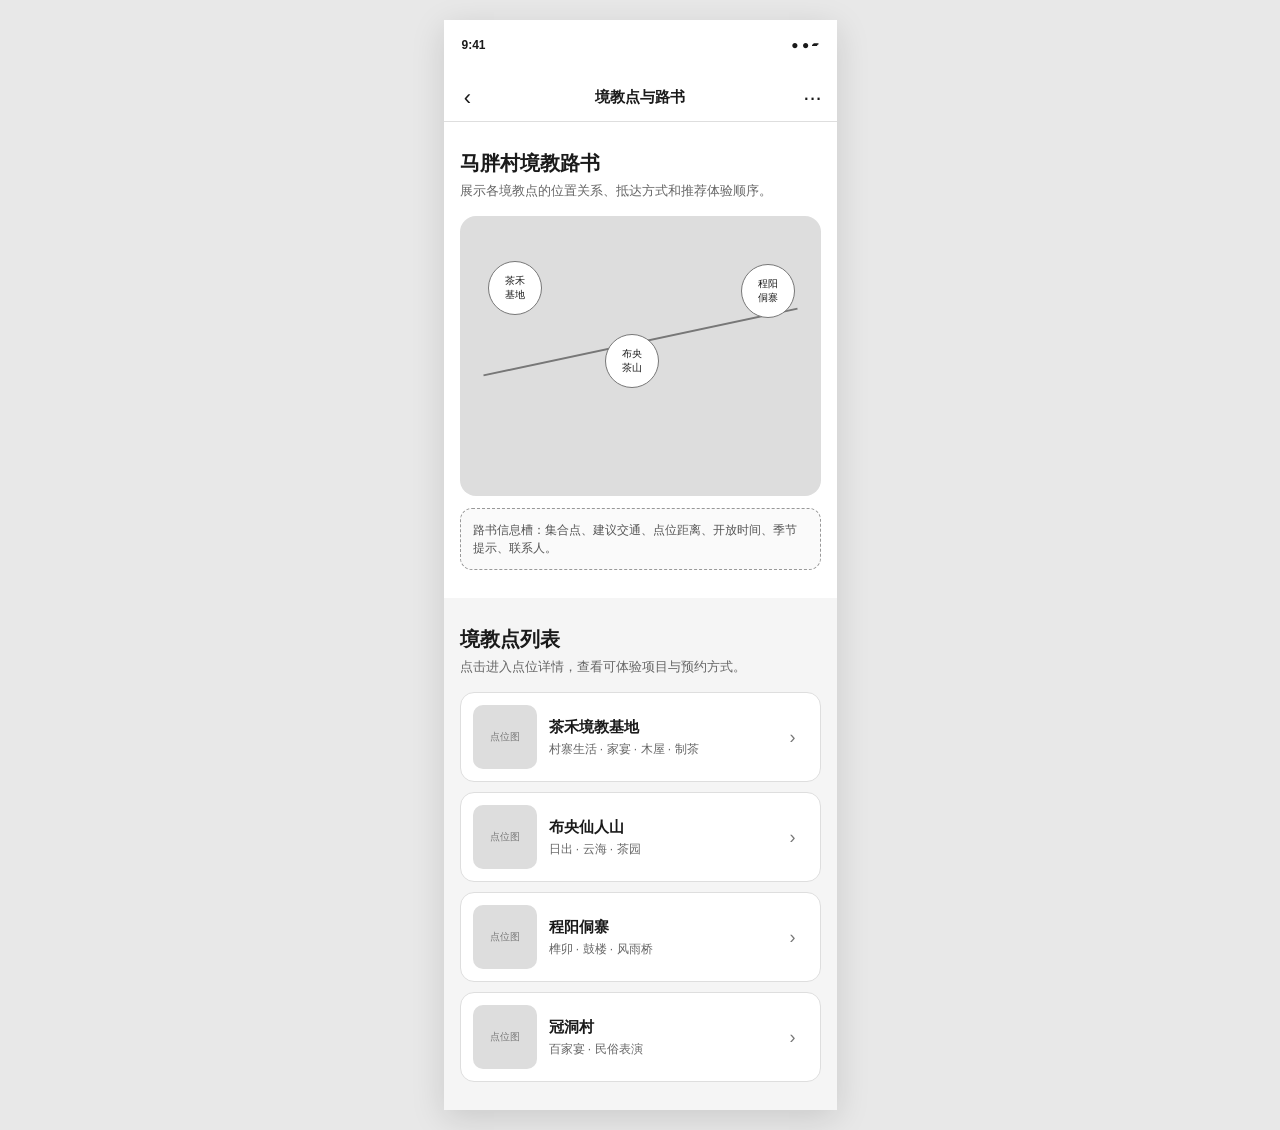
<file: places.html>
<!doctype html><html lang="zh-CN"><head><meta charset="utf-8"><meta name="viewport" content="width=device-width,initial-scale=1"><title>马胖村境教点与路书</title><link rel="stylesheet" href="prototype.css"></head><body><main class="app"><div class="status"><span>9:41</span><span>● ● ▰</span></div><nav class="nav"><a href="index.html">‹</a><strong>境教点与路书</strong><a href="#">···</a></nav><section class="section"><h2>马胖村境教路书</h2><p class="desc">展示各境教点的位置关系、抵达方式和推荐体验顺序。</p><div class="map"><div class="map-route"></div><div class="pin p1">茶禾<br>基地</div><div class="pin p2">布央<br>茶山</div><div class="pin p3">程阳<br>侗寨</div></div><div class="notice" style="margin-top:12px">路书信息槽：集合点、建议交通、点位距离、开放时间、季节提示、联系人。</div></section><section class="section alt"><h2>境教点列表</h2><p class="desc">点击进入点位详情，查看可体验项目与预约方式。</p><div class="entry-list"><a class="entry" href="place-detail.html"><div class="entry-img">点位图</div><div><h3>茶禾境教基地</h3><p>村寨生活 · 家宴 · 木屋 · 制茶</p></div><span class="arrow">›</span></a><a class="entry" href="place-detail.html"><div class="entry-img">点位图</div><div><h3>布央仙人山</h3><p>日出 · 云海 · 茶园</p></div><span class="arrow">›</span></a><a class="entry" href="place-detail.html"><div class="entry-img">点位图</div><div><h3>程阳侗寨</h3><p>榫卯 · 鼓楼 · 风雨桥</p></div><span class="arrow">›</span></a><a class="entry" href="place-detail.html"><div class="entry-img">点位图</div><div><h3>冠洞村</h3><p>百家宴 · 民俗表演</p></div><span class="arrow">›</span></a></div></section></main></body></html>
</file>
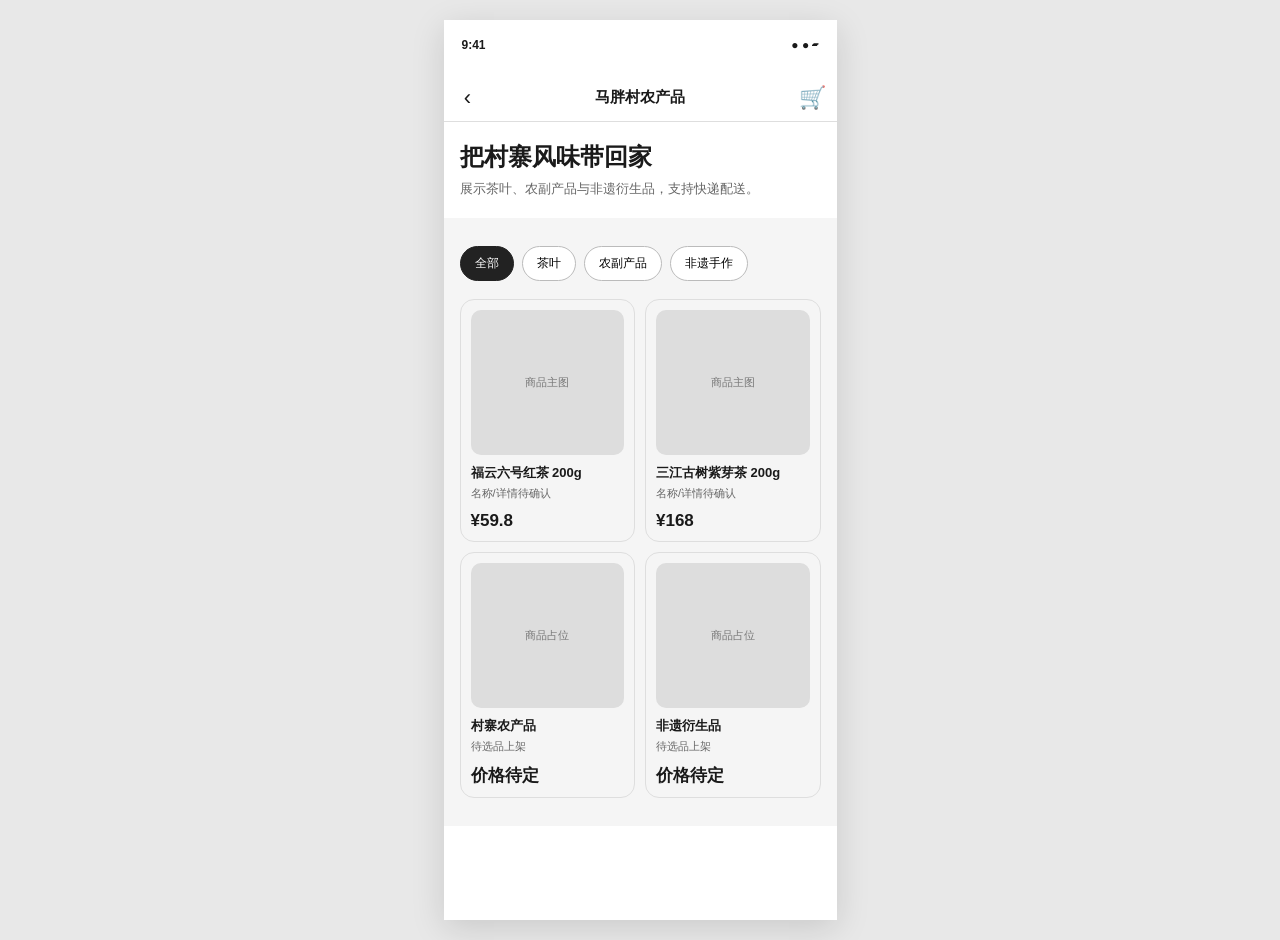
<file: products.html>
<!doctype html><html lang="zh-CN"><head><meta charset="utf-8"><meta name="viewport" content="width=device-width,initial-scale=1"><title>马胖村农产品</title><link rel="stylesheet" href="prototype.css"></head><body><main class="app"><div class="status"><span>9:41</span><span>● ● ▰</span></div><nav class="nav"><a href="index.html">‹</a><strong>马胖村农产品</strong><a href="#">🛒</a></nav><header class="detail-head"><h1>把村寨风味带回家</h1><p>展示茶叶、农副产品与非遗衍生品，支持快递配送。</p></header><section class="section alt"><div class="tabs"><button class="tab active">全部</button><button class="tab">茶叶</button><button class="tab">农副产品</button><button class="tab">非遗手作</button></div><div class="product-grid" style="margin-top:14px"><article class="product"><div class="product-img">商品主图</div><h3>福云六号红茶 200g</h3><p>名称/详情待确认</p><div class="price">¥59.8</div></article><article class="product"><div class="product-img">商品主图</div><h3>三江古树紫芽茶 200g</h3><p>名称/详情待确认</p><div class="price">¥168</div></article><article class="product"><div class="product-img">商品占位</div><h3>村寨农产品</h3><p>待选品上架</p><div class="price">价格待定</div></article><article class="product"><div class="product-img">商品占位</div><h3>非遗衍生品</h3><p>待选品上架</p><div class="price">价格待定</div></article></div></section></main></body></html>
</file>
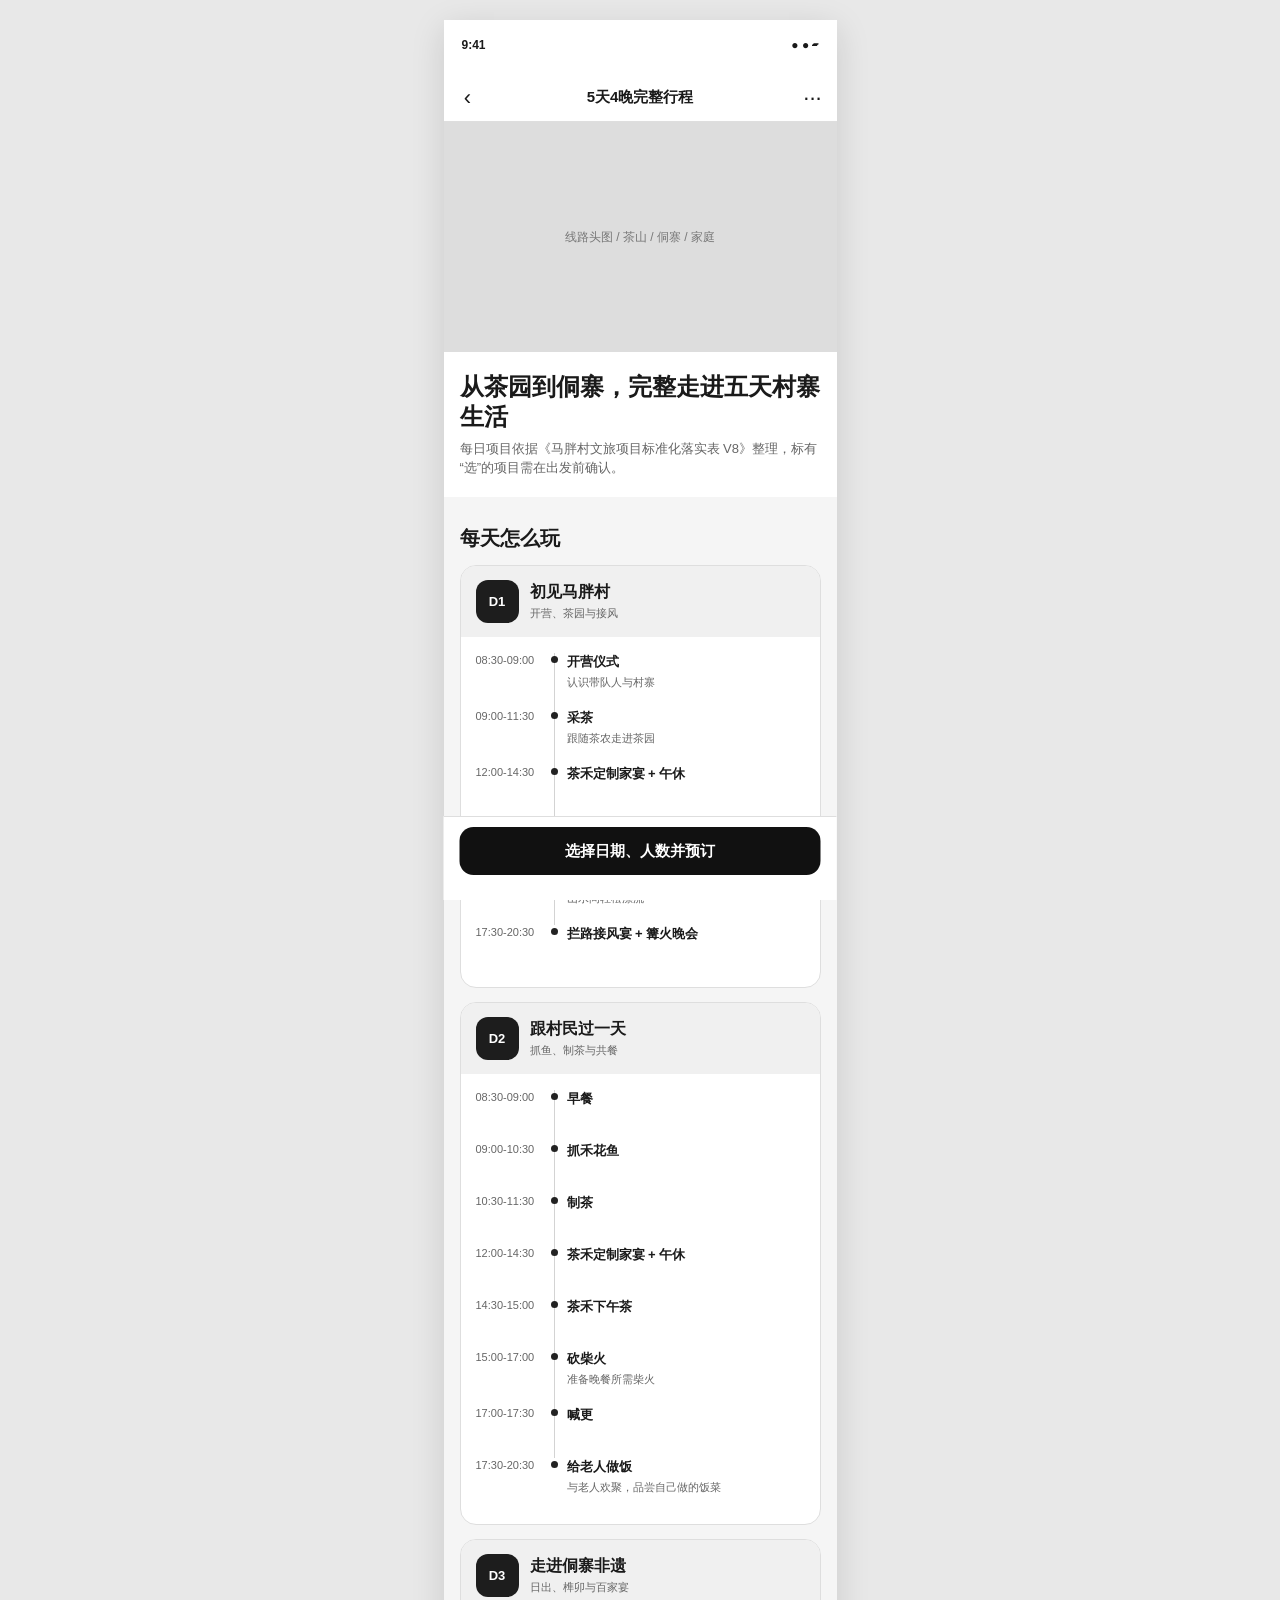
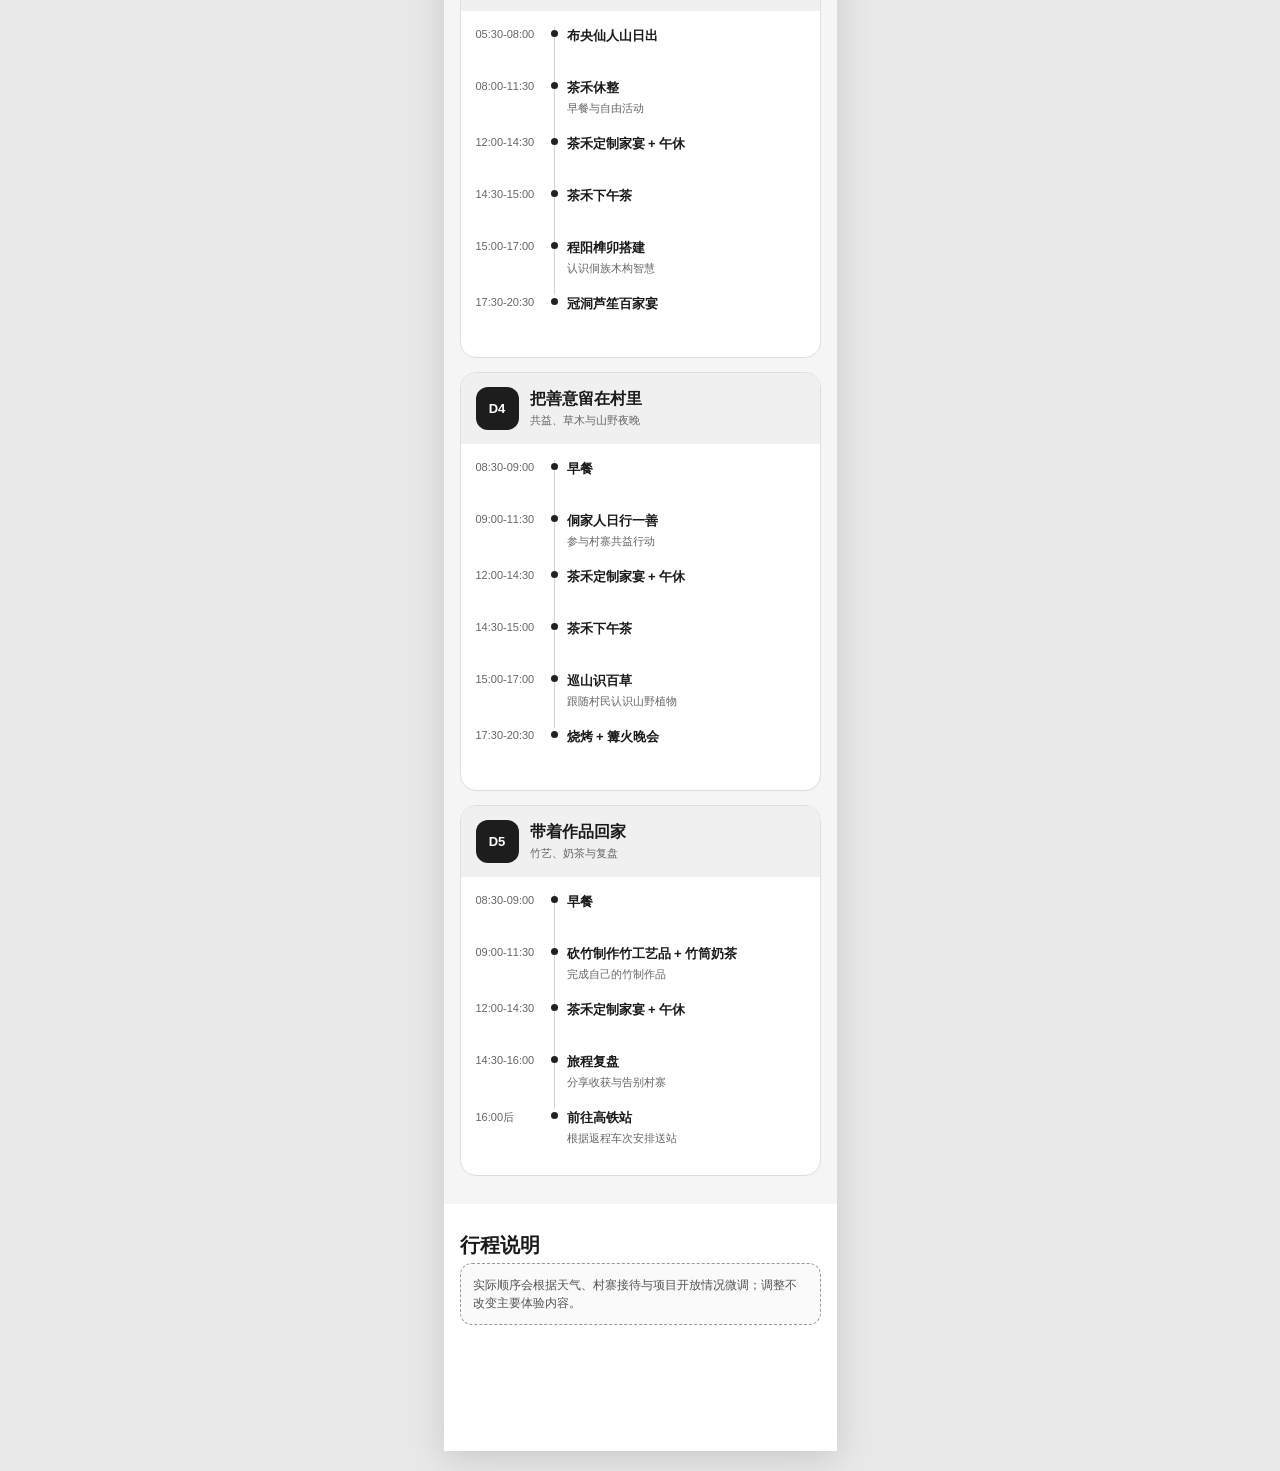
<file: route-custom.html>
<!doctype html>
<html lang="zh-CN">
<head>
  <meta charset="utf-8">
  <meta name="viewport" content="width=device-width,initial-scale=1">
  <title>特色定制完整行程</title>
  <link rel="stylesheet" href="prototype.css">
  <link rel="stylesheet" href="route-booking.css">
  <link rel="stylesheet" href="party.css">
</head>
<body>
  <main class="app">
    <div class="status"><span>9:41</span><span>● ● ▰</span></div>
    <nav class="nav"><a href="index.html">‹</a><strong id="routeTitle">完整行程</strong><a href="#">···</a></nav>
    <div class="detail-hero">线路头图 / 茶山 / 侗寨 / 家庭</div>
    <header class="detail-head"><h1 id="routeIntro">完整走进村寨生活</h1><p>每日项目依据《马胖村文旅项目标准化落实表 V8》整理，标有“选”的项目需在出发前确认。</p></header>
    <section class="section alt"><h2>每天怎么玩</h2><div id="fullDays" class="route-plan full"></div></section>
    <section class="section"><h2>行程说明</h2><div class="notice">实际顺序会根据天气、村寨接待与项目开放情况微调；调整不改变主要体验内容。</div></section>
    <div class="bottom-space"></div><div class="bottom single"><button class="primary" id="routeBookLink">选择日期、人数并预订</button></div>
  </main>
  <div class="modal-mask" id="fullBookingModal"><div class="modal-card package-sheet route-booking-sheet"><div class="modal-handle"></div><div class="modal-title"><div><h2>选择日期与人数</h2><p id="packageSheetDesc">先选择出发日期，再选择同行人数</p></div><button id="closeFullBooking">×</button></div><section class="booking-block"><h3>出发日期</h3><div class="booking-months" id="routeDateMonths"></div><div class="route-date-list" id="routeDateList"></div></section><section class="booking-block"><h3>同行人数与套餐价</h3><p class="booking-tip">价格为整组套餐总价</p><div class="package-list" id="fullPackageList"></div></section><section class="booking-block"><h3>出行人数</h3><p class="booking-tip" id="partyLimitHint">成人与儿童合计需与套餐人数一致</p><div class="party-selector" data-party data-fixed="2"><div><span><b>成人</b><small>年满12周岁</small></span><div class="party-counter"><button data-kind="adult" data-d="-1">−</button><b data-value="adult">2</b><button data-kind="adult" data-d="1">＋</button></div></div><div><span><b>儿童</b><small>未满12周岁</small></span><div class="party-counter"><button data-kind="child" data-d="-1">−</button><b data-value="child">0</b><button data-kind="child" data-d="1">＋</button></div></div></div></section><button class="modal-submit" id="confirmPackage">请先选择出发日期</button></div></div>
  <div class="toast" id="toast">已选择套餐，进入预订信息确认</div>
  <script src="route-data.js"></script><script src="party.js"></script><script>renderFullRoute();initFullBooking();initPartyCounters('custom');</script>
</body>
</html>
</file>
<file: prototype.css>
:root{--ink:#1a1a1a;--sub:#666;--line:#dedede;--bg:#f5f5f5;--white:#fff;--ph:#ddd}
*{box-sizing:border-box}html{background:#e8e8e8;color:var(--ink);font-family:-apple-system,BlinkMacSystemFont,"PingFang SC","Noto Sans SC",sans-serif}body{margin:0}.app{width:393px;min-height:100vh;margin:20px auto;background:var(--white);box-shadow:0 8px 32px #0002;position:relative;overflow:hidden}.status{height:54px;padding:18px 18px 0;display:flex;justify-content:space-between;font-size:12px;font-weight:600}.nav{height:48px;border-bottom:1px solid var(--line);display:grid;grid-template-columns:48px 1fr 48px;align-items:center;background:#fff;position:sticky;top:0;z-index:10}.nav a{height:44px;display:grid;place-items:center;color:var(--ink);text-decoration:none;font-size:22px}.nav strong{text-align:center;font-size:15px}.hero{height:320px;background:var(--ph);padding:24px 20px;display:flex;flex-direction:column;justify-content:flex-end;position:relative}.placeholder{position:absolute;inset:0;display:grid;place-items:center;color:#777;font-size:12px}.hero-copy{position:relative;z-index:1}.eyebrow{font-size:12px}.hero h1{font-size:28px;line-height:34px;margin:7px 0}.hero p{font-size:14px;line-height:20px;margin:0}.section{padding:28px 16px}.section.alt{background:var(--bg)}.section h2{font-size:20px;line-height:26px;margin:0 0 5px}.section>.desc{font-size:13px;line-height:19px;color:var(--sub);margin:0 0 16px}.media{height:190px;border-radius:16px;background:var(--ph);display:grid;place-items:center;color:#666;font-size:12px;position:relative}.play{width:52px;height:52px;border-radius:50%;background:#222;color:#fff;display:grid;place-items:center;font-size:20px}.profile{display:grid;grid-template-columns:72px 1fr;gap:12px;align-items:center;border:1px solid var(--line);border-radius:16px;padding:16px}.avatar{width:72px;height:72px;border-radius:50%;background:var(--ph);display:grid;place-items:center;color:#777;font-size:11px}.profile h3{font-size:17px;margin:0 0 5px}.profile p{font-size:13px;line-height:19px;color:var(--sub);margin:0}.tags{display:flex;gap:6px;flex-wrap:wrap;margin-top:10px}.tag{font-size:11px;border:1px solid #bbb;border-radius:99px;padding:3px 8px}.entry-list,.cards{display:flex;flex-direction:column;gap:10px}.entry{display:grid;grid-template-columns:64px 1fr 18px;gap:12px;align-items:center;padding:12px;border:1px solid var(--line);border-radius:14px;color:var(--ink);text-decoration:none;background:#fff}.entry-img{width:64px;height:64px;border-radius:10px;background:var(--ph);display:grid;place-items:center;color:#777;font-size:10px}.entry h3,.card h3{font-size:15px;line-height:21px;margin:0 0 3px}.entry p,.card p{font-size:12px;line-height:18px;color:var(--sub);margin:0}.arrow{font-size:18px;color:#777}.card{display:block;border:1px solid var(--line);border-radius:16px;padding:16px;color:var(--ink);text-decoration:none;background:#fff}.card-top{height:120px;background:var(--ph);border-radius:10px;margin:-4px -4px 12px;display:grid;place-items:center;color:#777;font-size:11px}.meta{display:flex;gap:6px;flex-wrap:wrap;margin:9px 0}.meta span{font-size:11px;background:#eee;border-radius:99px;padding:4px 8px}.price{font-size:18px;font-weight:700;margin-top:10px}.section-link{display:flex;justify-content:space-between;align-items:center;color:var(--ink);text-decoration:none;margin-bottom:14px}.section-link h2{margin:0}.section-link span{font-size:12px;color:var(--sub)}.tabs{display:flex;gap:8px;overflow:auto;padding-bottom:4px}.tab{white-space:nowrap;border:1px solid #bbb;border-radius:99px;padding:8px 14px;font-size:12px;background:#fff}.tab.active{background:#222;color:#fff;border-color:#222}.steps{display:grid;grid-template-columns:repeat(4,1fr);gap:4px}.step{text-align:center;font-size:11px;line-height:16px}.step i{width:36px;height:36px;border-radius:50%;background:#ddd;display:grid;place-items:center;margin:0 auto 6px;font-style:normal;font-weight:700}.notice{border:1px dashed #999;border-radius:12px;padding:12px;font-size:12px;line-height:18px;color:#555;background:#fafafa}.bottom-space{height:98px}.bottom{position:fixed;bottom:0;left:50%;transform:translateX(-50%);width:393px;height:84px;background:#fff;border-top:1px solid var(--line);padding:10px 16px 24px;display:grid;grid-template-columns:1fr 1.8fr;gap:8px;z-index:20}.bottom a,.bottom button{height:48px;border-radius:14px;display:grid;place-items:center;text-decoration:none;font-size:15px;font-weight:600}.secondary{border:1px solid #aaa;background:#fff;color:var(--ink)}.primary{border:0;background:#111;color:#fff}.detail-hero{height:230px;background:var(--ph);display:grid;place-items:center;color:#777;font-size:12px}.detail-head{padding:20px 16px;background:#fff}.detail-head h1{font-size:24px;line-height:30px;margin:0 0 7px}.detail-head p{font-size:13px;line-height:19px;color:var(--sub);margin:0}.timeline{border-left:1px solid #bbb;margin-left:9px;padding-left:20px}.timeline-item{position:relative;margin-bottom:18px}.timeline-item:before{content:"";position:absolute;left:-25px;top:5px;width:9px;height:9px;border-radius:50%;background:#333}.timeline-item b{font-size:14px}.timeline-item p{font-size:12px;line-height:18px;color:var(--sub);margin:3px 0}.map{height:280px;background:#ddd;border-radius:16px;position:relative;padding:20px}.map-route{height:2px;background:#777;transform:rotate(-12deg);margin-top:105px}.pin{position:absolute;width:54px;height:54px;border:1px solid #777;border-radius:50%;background:#fff;display:grid;place-items:center;text-align:center;font-size:10px}.pin.p1{left:28px;top:45px}.pin.p2{left:145px;top:118px}.pin.p3{right:26px;top:48px}.choice-grid{display:grid;grid-template-columns:1fr 1fr;gap:8px}.choice{border:1px solid #bbb;border-radius:12px;padding:12px;font-size:12px;line-height:18px;background:#fff}.choice:before{content:"○ ";font-weight:700}.form-row{padding:14px 0;border-bottom:1px solid var(--line)}.form-row label{display:block;font-size:12px;color:var(--sub);margin-bottom:7px}.fake-input{height:44px;border:1px solid #bbb;border-radius:10px;padding:0 12px;display:flex;align-items:center;justify-content:space-between;font-size:13px;background:#fff}.qr{width:150px;height:150px;margin:12px auto;background:repeating-linear-gradient(45deg,#222 0,#222 5px,#fff 5px,#fff 10px);border:12px solid #fff;box-shadow:0 0 0 1px #ccc;display:grid;place-items:center}.qr span{background:#fff;padding:6px;font-size:11px}.product-grid{display:grid;grid-template-columns:1fr 1fr;gap:10px}.product{border:1px solid var(--line);border-radius:14px;padding:10px}.product-img{height:145px;border-radius:10px;background:#ddd;display:grid;place-items:center;color:#777;font-size:11px}.product h3{font-size:13px;line-height:18px;margin:9px 0 4px}.product p{font-size:11px;color:var(--sub);margin:0}.product .price{font-size:17px}
.nav-text{font-size:11px!important;white-space:nowrap}.bottom.single{grid-template-columns:1fr}.stock{min-width:43px;border-radius:99px;padding:5px 7px;text-align:center;font-size:10px;font-weight:700}.stock.ok{color:#267347;background:#e7f6ec}.stock.low{color:#a85a00;background:#fff0d9}.stock.sold{color:#888;background:#eee}.date-strip{display:flex;gap:8px;overflow:auto;margin-bottom:16px}.date{min-width:94px;border:1px solid var(--line);border-radius:12px;background:#fff;padding:10px 12px;text-align:left}.date b,.date span{display:block}.date b{font-size:13px;margin-bottom:3px}.date span{font-size:11px;color:var(--sub)}.date.active{border-color:#222;background:#222;color:#fff}.date.active span{color:#ccc}.inventory-list{display:flex;flex-direction:column;gap:11px;margin-top:15px}.counter{height:44px;border:1px solid #bbb;border-radius:10px;display:grid;grid-template-columns:48px 1fr 48px;align-items:center;text-align:center}.counter button{height:100%;border:0;background:#f4f4f4;font-size:20px}.toast{position:fixed;left:50%;bottom:106px;transform:translate(-50%,20px);background:#222;color:#fff;border-radius:99px;padding:12px 18px;font-size:12px;opacity:0;pointer-events:none;transition:.25s;z-index:50}.toast.show{opacity:1;transform:translate(-50%,0)}.package-list{display:flex;flex-direction:column;gap:9px}.package{border:1px solid var(--line);border-radius:13px;background:#fff;padding:14px;display:flex;justify-content:space-between;align-items:center;text-align:left}.package span b,.package span small{display:block}.package span small{color:var(--sub);font-size:11px;margin-top:4px}.package strong{font-size:18px}.package.active{border:2px solid #111;padding:13px;background:#fafafa}.modal-mask{position:fixed;inset:0;background:#0008;z-index:80;display:flex;align-items:flex-end;justify-content:center;opacity:0;pointer-events:none;transition:.2s}.modal-mask.show{opacity:1;pointer-events:auto}.modal-card{width:393px;background:#fff;border-radius:22px 22px 0 0;padding:10px 18px 28px;transform:translateY(30px);transition:.25s}.modal-mask.show .modal-card{transform:none}.modal-handle{width:38px;height:4px;border-radius:8px;background:#ddd;margin:0 auto 15px}.modal-title{display:flex;justify-content:space-between;align-items:flex-start}.modal-title h2{font-size:19px;margin:0 0 4px}.modal-title p{font-size:11px;color:var(--sub);margin:0}.modal-title button{border:0;background:#f1f1f1;width:30px;height:30px;border-radius:50%;font-size:19px}.summary-line{display:flex;justify-content:space-between;align-items:center;padding:14px 0;border-bottom:1px solid var(--line);font-size:13px}.summary-line strong{font-size:20px}.modal-submit{width:100%;height:48px;border:0;border-radius:14px;background:#111;color:#fff;font-weight:700;margin-top:16px}.cart-link{font-size:10px!important;white-space:nowrap;display:flex!important;gap:3px!important}.cart-link i{font-style:normal;background:#111;color:#fff;min-width:16px;height:16px;border-radius:50%;font-size:9px;display:grid;place-items:center}.shop-card{border:1px solid var(--line);border-radius:14px;padding:11px;display:grid;grid-template-columns:1fr auto;gap:8px;align-items:center}.shop-info{display:grid;grid-template-columns:64px 1fr;gap:11px;align-items:center;color:var(--ink);text-decoration:none}.shop-info h3{font-size:14px;margin:0 0 4px}.shop-info p{font-size:11px;color:var(--sub);margin:0 0 7px}.add-cart{border:0;background:#111;color:#fff;border-radius:99px;padding:8px 10px;font-size:11px}.add-cart:disabled{background:#ddd;color:#888}.cart-bottom,.checkout-bottom{grid-template-columns:1fr 1.5fr}.cart-bottom>div,.checkout-bottom>div{display:flex;flex-direction:column;justify-content:center}.cart-bottom small,.checkout-bottom small{font-size:10px;color:var(--sub)}.cart-bottom strong,.checkout-bottom strong{font-size:20px}.primary.disabled{opacity:.4;pointer-events:none}.day-stock{border:1px solid var(--line);border-radius:13px;padding:15px;display:flex;justify-content:space-between;align-items:center;margin-bottom:5px}.day-stock span{font-size:12px;color:var(--sub)}.day-stock strong{font-size:17px}.cart-items{display:flex;flex-direction:column;gap:10px;margin-top:14px}.cart-item{display:grid;grid-template-columns:58px 1fr auto;gap:10px;align-items:center;background:#fff;border:1px solid var(--line);border-radius:13px;padding:10px}.cart-item .entry-img{width:58px;height:58px}.cart-item h3{font-size:13px;margin:0 0 4px}.cart-item p{font-size:11px;color:var(--sub);margin:0}.remove{border:0;background:none;color:#999;font-size:10px;padding:5px 0}.mini-counter{display:grid;grid-template-columns:28px 24px 28px;align-items:center;text-align:center;border:1px solid var(--line);border-radius:7px;overflow:hidden}.mini-counter button{height:29px;border:0;background:#f2f2f2}.empty-cart{text-align:center;padding:36px 0}.empty-cart b,.empty-cart a{display:block}.empty-cart a{font-size:12px;color:#111;margin-top:10px}.success-head{text-align:center;padding:32px 20px 15px}.success-head i{width:54px;height:54px;border-radius:50%;background:#111;color:#fff;display:grid;place-items:center;margin:auto;font-size:25px;font-style:normal}.success-head h1{font-size:22px;margin:14px 0 6px}.success-head p{font-size:12px;color:var(--sub);margin:0}.verify-card{text-align:center;border:1px solid var(--line);border-radius:18px;padding:22px;background:#fff}.verify-card .qr{margin:0 auto 14px}.verify-card p{font-size:12px}.verify-card small{font-size:10px;color:var(--sub)}.success-items>div{display:flex;justify-content:space-between;padding:11px 0;border-bottom:1px solid var(--line);font-size:12px}
.route-tabs{display:grid;grid-template-columns:repeat(3,1fr);gap:7px;margin:14px 0}.route-tab{height:40px;border:1px solid #bbb;border-radius:10px;background:#fff;font-size:12px}.route-tab.active{background:#171717;color:#fff}.home-route-plan{border:1px solid var(--line);border-radius:15px;background:#fff;padding:15px}.route-summary{display:flex;justify-content:space-between;gap:10px;margin-bottom:10px}.route-summary h3{font-size:14px;line-height:20px;margin:0}.route-summary span{font-size:12px;font-weight:700;white-space:nowrap}.route-day{display:grid;grid-template-columns:56px 1fr;gap:6px;padding:10px 0;border-bottom:1px solid var(--line)}.route-day b,.route-day p{font-size:12px}.route-day p{line-height:18px;color:var(--sub);margin:0}.route-more{height:42px;margin-top:13px;border:1px solid #aaa;border-radius:11px;color:var(--ink);display:grid;place-items:center;text-decoration:none;font-size:12px;font-weight:700}.category-grid{display:grid;grid-template-columns:1fr 1fr;gap:9px}.category-card{min-height:112px;border:1px solid var(--line);border-radius:14px;padding:13px;color:var(--ink);text-decoration:none;display:flex;flex-direction:column}.category-card i{width:30px;height:30px;border-radius:9px;background:#eee;display:grid;place-items:center;font-style:normal;font-weight:700;margin-bottom:10px}.category-card b{font-size:14px}.category-card span{font-size:11px;color:var(--sub);margin-top:4px}.extra-cat{display:none}.category-grid.expanded .extra-cat{display:flex}.expand-categories{width:100%;height:42px;margin-top:10px;border:1px solid #bbb;border-radius:11px;background:#fff;font-size:12px}.category-label{display:block;color:#777;font-size:9px;margin-bottom:3px}
.route-plan.full{display:flex;flex-direction:column;gap:14px;margin-top:14px}.day-card{background:#fff;border:1px solid var(--line);border-radius:16px;overflow:hidden}.day-card>header{display:flex;gap:11px;align-items:center;padding:14px 15px;background:#f0f0f0}.day-card>header>span{width:43px;height:43px;border-radius:12px;background:#1d1d1d;color:#fff;display:grid;place-items:center;font-size:13px;font-weight:800}.day-card header h3{font-size:16px;margin:0 0 3px}.day-card header p{font-size:11px;color:var(--sub);margin:0}.day-timeline{padding:16px 15px 10px}.time-stop{display:grid;grid-template-columns:78px 1fr;min-height:52px}.time-stop time{font-size:11px;color:var(--sub);padding-top:1px}.time-stop>div{position:relative;border-left:1px solid #d3d3d3;padding:0 0 18px 12px}.time-stop:last-child>div{border-left-color:transparent}.time-stop>div:before{content:"";position:absolute;left:-4px;top:3px;width:7px;height:7px;border-radius:50%;background:#222}.time-stop b{display:block;font-size:13px;line-height:17px}.time-stop p{font-size:11px;line-height:17px;color:var(--sub);margin:4px 0 0}
.package-sheet{max-height:78vh;overflow:auto}.package-sheet .modal-title{margin-bottom:18px}.package-sheet .package{min-height:68px;padding:14px 16px}.package-sheet .package strong{font-size:19px}.package-sheet .package.active{padding:13px 15px}
.related-title{font-size:14px;margin:18px 0 10px}.related-routes{display:flex;gap:10px;overflow-x:auto;padding:0 0 5px;scroll-snap-type:x mandatory}.related-card{min-width:315px;display:grid;grid-template-columns:124px 1fr;border:1px solid var(--line);border-radius:15px;overflow:hidden;color:var(--ink);text-decoration:none;background:#fff;scroll-snap-align:start}.related-img{min-height:120px;background:var(--ph);display:flex;align-items:center;justify-content:center;position:relative;color:#777;font-size:11px}.related-img span{position:absolute;left:8px;bottom:8px;background:#222;color:#fff;border-radius:99px;padding:4px 8px;font-size:9px}.related-card>div:last-child{padding:15px 12px}.related-card h3{font-size:14px;line-height:20px;margin:0 0 7px}.related-card p{font-size:11px;line-height:17px;color:var(--sub);margin:0;display:-webkit-box;-webkit-line-clamp:3;-webkit-box-orient:vertical;overflow:hidden}
.experience-store{display:block;color:var(--ink);text-decoration:none;background:#fff;border:1px solid var(--line);border-radius:17px;overflow:hidden;box-shadow:0 5px 16px #0000000b}.store-cover{height:126px;background:var(--ph);display:grid;place-items:center;color:#777;font-size:11px;position:relative}.store-cover span{position:absolute;left:12px;bottom:10px;background:#222;color:#fff;border-radius:99px;padding:5px 9px;font-size:10px}.store-main{padding:14px}.store-title{display:flex;align-items:flex-start;justify-content:space-between}.store-title h3{font-size:17px;margin:0 0 5px}.store-title p{font-size:11px;color:var(--sub);margin:0}.store-title>b{font-size:12px}.store-cats{display:flex;flex-wrap:wrap;gap:5px;margin:12px 0}.store-cats span{background:#f2f2f2;border-radius:6px;padding:5px 7px;font-size:10px}.store-foot{display:flex;justify-content:space-between;border-top:1px solid var(--line);padding-top:11px;font-size:11px;color:var(--sub)}.store-foot b{color:var(--ink)}.store-foot strong{color:#111;font-size:15px}.shop-header{padding:17px 15px;display:grid;grid-template-columns:54px 1fr;gap:11px;align-items:center}.shop-avatar{width:54px;height:54px;border-radius:12px;background:#222;color:#fff;display:grid;place-items:center;font-weight:900}.shop-header h1{font-size:18px;margin:0 0 4px}.shop-header p{font-size:10px;color:var(--sub);margin:0 0 7px}.shop-header>div:last-child>div{display:flex;gap:5px}.shop-header span{font-size:9px;border:1px solid #ccc;border-radius:5px;padding:3px 5px}.ticket-date{background:#f6f6f6;padding:12px 14px}.ticket-date-title{background:#fff;border:1px solid var(--line);border-radius:13px;padding:13px;display:flex;justify-content:space-between;align-items:center}.ticket-date-title div b,.ticket-date-title div span,.ticket-date-title button strong,.ticket-date-title button span{display:block}.ticket-date-title div b{font-size:14px}.ticket-date-title div span{font-size:10px;color:var(--sub);margin-top:4px}.ticket-date-title button{border:0;background:none;text-align:right}.ticket-date-title button strong{font-size:13px}.ticket-date-title button span{font-size:9px;color:var(--sub);margin-top:4px}.quick-dates{display:flex;gap:7px;overflow:auto;margin-top:9px}.quick-date{min-width:73px;border:1px solid var(--line);background:#fff;border-radius:9px;padding:7px 9px}.quick-date b,.quick-date span{display:block}.quick-date b{font-size:11px}.quick-date span{font-size:9px;color:var(--sub);margin-top:3px}.quick-date.active{background:#222;color:#fff}.quick-date.active span{color:#ccc}.menu-layout{display:grid;grid-template-columns:88px 1fr;align-items:start;background:#fff;min-height:620px}.side-categories{background:#f5f5f5;position:sticky;top:48px}.side-categories .tab{width:100%;min-height:58px;border:0;border-radius:0;background:transparent;padding:8px 4px;white-space:normal;display:flex;align-items:center;gap:5px;color:#666}.side-categories .tab i{display:none;font-style:normal}.side-categories .tab span{font-size:11px;line-height:15px}.side-categories .tab.active{background:#fff;color:#111;font-weight:700;position:relative}.side-categories .tab.active:before{content:"";width:3px;height:18px;background:#222;border-radius:0 2px 2px 0;position:absolute;left:0}.menu-content{min-width:0;padding:0 11px 110px}.menu-head{height:47px;display:flex;align-items:center;justify-content:space-between;border-bottom:1px solid var(--line)}.menu-head b{font-size:13px}.menu-head span{font-size:10px;color:var(--sub)}.menu-content .inventory-list{margin:0;gap:0}.menu-product{border:0;border-bottom:1px solid var(--line);border-radius:0;padding:12px 0;grid-template-columns:1fr auto;position:relative}.menu-product .shop-info{grid-template-columns:76px 1fr;gap:9px}.menu-product .entry-img{width:76px;height:76px}.menu-product h3{font-size:13px;line-height:17px;margin:0 0 3px}.menu-product p{font-size:9px;white-space:nowrap}.menu-product .category-label{font-size:8px}.menu-product .product-buy{display:flex;align-items:end;justify-content:space-between;margin-top:7px}.menu-product .product-buy strong{font-size:15px}.menu-product .product-buy strong small{display:inline;font-size:8px;color:var(--sub)}.menu-product .stock{font-size:8px;padding:3px 5px}.menu-product .add-cart{width:28px;height:28px;padding:0;border-radius:50%;font-size:18px;position:absolute;right:0;bottom:12px}.private-guide-fab{position:fixed;left:calc(50% + 126px);bottom:96px;z-index:35;border:0;background:#222;color:#fff;width:52px;height:52px;border-radius:50%;box-shadow:0 5px 18px #0005;display:flex;flex-direction:column;align-items:center;justify-content:center}.private-guide-fab i{font-style:normal;font-size:15px;font-weight:800;line-height:16px}.private-guide-fab span{font-size:8px}.calendar-card{padding-bottom:24px}.year-select{display:flex;align-items:center;justify-content:space-between;margin:16px 0 10px}.year-select button{border:0;background:#f3f3f3;width:30px;height:30px;border-radius:50%}.month-grid{display:flex;gap:5px;overflow:auto;padding-bottom:10px}.month-grid button{min-width:50px;border:0;background:#f3f3f3;border-radius:7px;padding:7px;font-size:10px}.month-grid button.active{background:#222;color:#fff}.calendar-week,.calendar-days{display:grid;grid-template-columns:repeat(7,1fr)}.calendar-week span{text-align:center;color:var(--sub);font-size:9px;padding:8px 0}.calendar-days>i{height:44px}.calendar-days button{height:44px;border:0;background:#fff;font-size:11px;display:flex;flex-direction:column;align-items:center;justify-content:center}.calendar-days button small{font-size:7px;color:#26905a;min-height:9px;margin-top:2px}.calendar-days button.active{background:#222;color:#fff;border-radius:8px}.guide-card{text-align:center;padding:14px 22px 30px}.guide-icon{width:58px;height:58px;background:#222;color:#fff;border-radius:50%;display:grid;place-items:center;font-size:22px;font-weight:900;margin:8px auto 13px}.guide-card h2{font-size:21px;margin:0 0 8px}.guide-card p{font-size:12px;line-height:19px;color:var(--sub);margin:0 6px 17px}.guide-card>a{height:48px;background:#222;color:#fff;border-radius:13px;display:grid;place-items:center;text-decoration:none;font-size:16px;font-weight:700}.guide-card>small{display:block;color:var(--sub);font-size:9px;margin:8px 0 16px}.guide-close{width:100%!important;height:40px!important;border-radius:10px!important;font-size:12px!important}
.menu-product .product-buy{justify-content:flex-start;gap:7px;padding-right:38px;min-height:28px;align-items:center}.menu-product .stock{flex:none;white-space:nowrap}.menu-product .add-cart{right:1px;bottom:13px;z-index:2;box-shadow:0 0 0 4px #fff}
.product-detail-head>small{display:block;color:var(--sub);font-size:10px;margin-bottom:6px}.detail-copy{font-size:13px;line-height:21px;color:#555;margin:12px 0 0}.detail-specs{display:grid;grid-template-columns:1fr 1fr;gap:8px;margin-top:13px}.detail-specs>div{border:1px solid var(--line);border-radius:11px;padding:13px}.detail-specs span,.detail-specs b{display:block}.detail-specs span{font-size:10px;color:var(--sub);margin-bottom:5px}.detail-specs b{font-size:13px}.facility-grid{display:grid;grid-template-columns:1fr 1fr;gap:10px;margin-top:14px}.facility-grid span{font-size:12px;display:flex;align-items:center;gap:7px}.facility-grid i{width:20px;height:20px;border-radius:50%;background:#eee;display:grid;place-items:center;font-style:normal;font-size:9px}.rule-list{padding:0;margin:12px 0 0;list-style:none}.rule-list li{font-size:12px;line-height:19px;color:#555;padding:10px 0 10px 17px;border-bottom:1px solid var(--line);position:relative}.rule-list li:before{content:"";position:absolute;left:2px;top:17px;width:5px;height:5px;border-radius:50%;background:#555}.detail-steps{display:grid;grid-template-columns:repeat(3,1fr);gap:7px;margin-top:14px}.detail-steps>div{background:#fff;border:1px solid var(--line);border-radius:11px;padding:12px 8px;text-align:center}.detail-steps i{width:24px;height:24px;border-radius:50%;background:#222;color:#fff;display:grid;place-items:center;margin:0 auto 8px;font-style:normal;font-size:10px}.detail-steps b,.detail-steps span{display:block}.detail-steps b{font-size:11px}.detail-steps span{font-size:9px;color:var(--sub);margin-top:4px}.refund-rules h3{font-size:14px;margin:13px 0 8px}.refund-step{display:flex;justify-content:space-between;align-items:center;border-bottom:1px solid var(--line);padding:11px 0}.refund-step b{font-size:11px}.refund-step strong{font-size:11px;color:#555}.refund-step.best strong{color:#267347}.checkout-date-section{padding-bottom:14px}.checkout-date-section>.desc{margin-bottom:12px}.checkout-date{height:62px;background:#fff;border:1px solid #aaa;border-radius:13px;padding:10px 12px;display:grid;grid-template-columns:1fr auto 15px;align-items:center;position:relative}.checkout-date div b,.checkout-date div span{display:block}.checkout-date div b{font-size:13px}.checkout-date div span{font-size:10px;color:var(--sub);margin-top:4px}.checkout-date input{width:150px;height:60px;opacity:0;position:absolute;right:0}.checkout-date i{font-style:normal;font-size:18px}.cart-product-section{padding-top:16px}.cart-section-title{display:flex;justify-content:space-between;align-items:end}.cart-section-title h2{margin:0}.cart-section-title span{font-size:9px;color:var(--sub)}
.route-video{height:142px;border-radius:11px;background:var(--ph);margin-bottom:13px;display:grid;place-items:center;position:relative;color:#777;font-size:10px;overflow:hidden}.route-video>span{position:absolute;left:10px;top:10px;background:#fff;border-radius:99px;padding:4px 7px}.route-video>button{width:46px;height:46px;border:0;border-radius:50%;background:#222;color:#fff;font-size:17px}.route-video>small{position:absolute;left:11px;bottom:10px;color:#666}.route-video.playing:after{content:"视频播放中";position:absolute;inset:0;background:#222;color:#fff;display:grid;place-items:center;font-size:12px}.route-choice{display:flex;flex-direction:column;gap:6px;margin-top:8px}.route-choice>small{font-size:9px;color:var(--sub)}.route-choice>button{min-height:36px;border:1px solid #d5d5d5;border-radius:9px;background:#fff;text-align:left;padding:8px 9px;font-size:11px;color:#333}.route-choice>button i{font-style:normal;margin-right:6px}.route-choice>button.selected{border-color:#222;background:#f0f0f0;font-weight:700}.route-choice>em{font-style:normal;color:var(--sub);font-size:9px;text-align:right}.time-stop.has-choice{min-height:110px}.time-stop.has-choice>div{padding-bottom:17px}
@media(max-width:430px){.app{width:100%;margin:0;box-shadow:none}.bottom{width:100%}}
</file>
<file: admin.css>
:root{--ink:#222;--sub:#777;--line:#e8e8e8;--soft:#f5f5f5;--green:#806000;--green2:#fff7d6;--orange:#a45c12;--red:#a74141;--blue:#315f8d;--yellow:#ffd100}*{box-sizing:border-box}html{scroll-behavior:smooth}body{margin:0;background:#f5f5f5;color:var(--ink);font-family:-apple-system,BlinkMacSystemFont,"PingFang SC","Microsoft YaHei",sans-serif;display:grid;grid-template-columns:220px minmax(0,1fr);min-height:100vh}.sidebar{background:#fff;color:#222;padding:0 12px 18px;position:fixed;inset:0 auto 0 0;width:220px;display:flex;flex-direction:column;z-index:10;border-right:1px solid #e6e6e6}.brand{height:72px;display:flex;align-items:center;gap:10px;padding:0 10px;border-bottom:1px solid #eee;margin-bottom:14px}.brand>span{width:38px;height:38px;border-radius:9px;background:var(--yellow);color:#222;display:grid;place-items:center;font-weight:900;font-size:18px}.brand b,.brand small,.role b,.role small{display:block}.brand small{color:#999;font-size:11px;margin-top:3px}.role{display:flex;gap:9px;align-items:center;padding:10px;border:1px solid #eee;background:#fafafa;border-radius:8px;margin-bottom:15px}.role i{font-style:normal;font-size:10px;border-radius:5px;background:var(--yellow);color:#493b00;padding:7px}.role b{font-size:12px}.role small{color:#999;font-size:10px;margin-top:3px}nav{display:flex;flex-direction:column;gap:3px;overflow:auto}nav p{font-size:10px;color:#aaa;padding:7px 12px 3px;margin:3px 0}nav a{color:#555;text-decoration:none;padding:10px 11px;border-radius:6px;font-size:13px;display:flex;align-items:center;gap:9px}nav a i{font-style:normal;width:18px;text-align:center;font-size:12px}nav a:hover{background:#faf7e8;color:#222}nav a.active{color:#222;background:#fff4bf;font-weight:600}nav a.active:before{content:"";width:3px;height:18px;background:#f4bd00;border-radius:2px;margin-left:-11px}.nav-badge{margin-left:auto;background:#eee;color:#666;border-radius:99px;padding:2px 6px;font-size:9px}.nav-badge.warn{background:#fff0c4;color:#9a5d10}.preview{margin-top:auto;color:#555;text-decoration:none;font-size:12px;padding:11px 12px;border:1px solid #e5e5e5;border-radius:7px;display:flex;justify-content:space-between}.preview:hover{border-color:#d7b400;background:#fffbeb}main{grid-column:2;padding:0 30px 60px;max-width:1480px;width:100%}.topbar{height:72px;display:flex;align-items:center;justify-content:space-between;border-bottom:1px solid #e6e6e6;margin:0 -30px 22px;padding:0 30px;background:#fff}.topbar h1{font-size:20px;margin:0 0 4px}.topbar p,.panel-head p{margin:0;color:var(--sub);font-size:12px}.top-actions{display:flex;gap:8px;align-items:center}.icon-btn{width:34px;height:34px;border:1px solid var(--line);background:#fff;border-radius:6px;position:relative}.dot{position:absolute;width:6px;height:6px;border-radius:50%;background:#e0573e;right:6px;top:6px}.avatar{width:34px;height:34px;border-radius:50%;background:var(--yellow);color:#332b00;display:grid;place-items:center;font-size:12px;margin-left:3px}button{font:inherit;cursor:pointer}.page{display:none}.page.active{display:block}.datebar{display:flex;align-items:center;justify-content:space-between;margin-bottom:13px}.datebar>span{color:var(--sub);font-size:11px}.chip{border:0;background:transparent;color:var(--sub);font-size:11px;padding:6px 10px;border-radius:5px}.chip.active{background:#fff;color:var(--ink);box-shadow:0 0 0 1px var(--line)}.metrics{display:grid;grid-template-columns:repeat(4,1fr);gap:13px;margin-bottom:16px}.metrics article,.panel{background:#fff;border:1px solid var(--line);border-radius:8px}.metrics article{padding:17px 18px;position:relative}.metrics article:after{content:"";position:absolute;right:17px;top:20px;width:7px;height:7px;border-radius:50%;background:var(--yellow)}.metrics span,.metrics small{display:block;color:var(--sub);font-size:11px}.metrics strong{display:block;font-size:25px;margin:8px 0 5px;letter-spacing:-.5px}.metrics.compact{margin-bottom:18px}.grid{display:grid;gap:16px;margin-bottom:16px}.two-one{grid-template-columns:2fr 1fr}.half{grid-template-columns:1fr 1fr}.panel{overflow:hidden}.panel-head{padding:16px 18px;border-bottom:1px solid var(--line);display:flex;align-items:center;justify-content:space-between;min-height:64px}.panel-head h2{font-size:15px;margin:0 0 4px}.panel-head>b{font-size:20px}.panel-head>b small{font-size:10px;color:#a27b00;font-weight:500;margin-left:5px}.text-btn{border:0;background:none;color:#9a7300;font-size:11px}.chart{height:205px;display:flex;align-items:flex-end;gap:22px;padding:28px 32px 34px;background:linear-gradient(#fff 24%,#f1f1f1 25%,#fff 26%,#fff 49%,#f1f1f1 50%,#fff 51%,#fff 74%,#f1f1f1 75%,#fff 76%)}.chart div{height:var(--h);flex:1;max-width:42px;background:#ffd100;border-radius:4px 4px 1px 1px;position:relative}.chart i{font-style:normal;position:absolute;top:calc(100% + 10px);left:50%;transform:translateX(-50%);font-size:9px;color:#999}.todo button{width:100%;height:55px;border:0;border-bottom:1px solid var(--line);background:#fff;padding:0 19px;display:flex;justify-content:space-between;align-items:center;font-size:12px}.todo button:hover{background:#fffbeb}.todo button b{color:#ad8200;font-size:16px}.flow{background:#fff;border:1px solid #e8e8e8;border-radius:8px;display:flex;align-items:center;justify-content:center;gap:17px;padding:15px;margin-bottom:16px}.flow div{display:flex;align-items:center;gap:8px}.flow div b{width:25px;height:25px;border-radius:50%;background:var(--yellow);color:#3b3100;display:grid;place-items:center;font-size:10px}.flow div span{font-size:11px;font-weight:600}.flow i{font-style:normal;color:#bbb}.actions{display:flex;gap:8px}.ghost,.dark{border-radius:6px;padding:8px 12px;font-size:11px}.ghost{border:1px solid var(--line);background:#fff}.dark{border:1px solid #e8b900;background:var(--yellow);color:#2a2400;font-weight:600}.dark:hover{background:#f5c800}.toolbar{padding:11px 18px;display:flex;justify-content:space-between;align-items:center;border-bottom:1px solid var(--line);background:#fff}.tabs{display:flex;gap:4px}.tabs button{border:0;background:transparent;color:var(--sub);padding:7px 10px;border-radius:5px;font-size:11px}.tabs button.active{background:#fff4bf;color:#5b4900;font-weight:600}.toolbar input{border:1px solid var(--line);border-radius:6px;padding:8px 10px;width:210px;font-size:11px;background:#fff}.table-wrap{overflow:auto}table{width:100%;border-collapse:collapse}th,td{text-align:left;padding:13px 16px;border-bottom:1px solid var(--line);font-size:11px;white-space:nowrap;vertical-align:middle}th{color:var(--sub);font-weight:500;background:#fafafa}td b,td small{display:block}td small{color:var(--sub);margin-top:4px}.status-pill{display:inline-block;border-radius:3px;padding:5px 8px;font-size:9px}.status-pill.ok{color:#26744a;background:#e9f6ee}.status-pill.wait{color:#9a5d10;background:#fff2dd}.status-pill.info{color:#315f8d;background:#eaf1f7}.status-pill.off{color:#777;background:#eee}.status-pill.bad{color:#9e3a3a;background:#fae9e9}.op{border:0;background:none;color:#a27700;font-size:11px;padding:3px}.rank-row,.demand-mini{display:grid;align-items:center;gap:11px;padding:13px 18px;border-bottom:1px solid var(--line)}.rank-row{grid-template-columns:25px 1fr auto}.rank-row>i{font-style:normal;width:22px;height:22px;border-radius:4px;background:#fff3b5;color:#705900;display:grid;place-items:center;font-size:10px}.rank-row b,.rank-row small,.demand-mini b,.demand-mini small{display:block}.rank-row small,.demand-mini small{font-size:10px;color:var(--sub);margin-top:3px}.rank-row>strong{font-size:12px}.demand-mini{grid-template-columns:1fr auto}.notice,.product-summary{background:#fff9df;border:1px solid #f0df96;border-radius:7px;padding:15px 17px;margin-bottom:16px;display:flex;align-items:center;gap:14px}.notice b,.product-summary b{font-size:13px}.notice span,.product-summary span{font-size:11px;color:var(--sub)}.notice button,.product-summary button{margin-left:auto}.notice button{border:0;background:transparent;color:#987200;font-size:11px}.merchant-cards{display:grid;grid-template-columns:repeat(3,1fr);gap:12px;padding:16px}.merchant-card{border:1px solid var(--line);border-radius:7px;padding:15px}.merchant-title{display:flex;gap:10px;align-items:center}.merchant-logo{width:38px;height:38px;border-radius:7px;background:#fff2ad;color:#6d5600;display:grid;place-items:center;font-weight:800}.merchant-title b,.merchant-title small{display:block}.merchant-title small{font-size:10px;color:var(--sub);margin-top:4px}.merchant-data{display:grid;grid-template-columns:repeat(3,1fr);gap:8px;margin:14px 0;padding:11px 0;border-block:1px solid var(--line)}.merchant-data span,.merchant-data b{display:block}.merchant-data span{font-size:9px;color:var(--sub)}.merchant-data b{font-size:12px;margin-top:4px}.merchant-card footer{display:flex;justify-content:space-between;align-items:center}.product-summary{justify-content:space-between}.product-summary div b,.product-summary div span{display:block}.product-summary div span{margin-top:4px}.modal{position:fixed;inset:0;background:rgba(0,0,0,.42);display:none;align-items:center;justify-content:center;z-index:50}.modal.show{display:flex}.modal-card{background:#fff;width:min(610px,calc(100% - 30px));max-height:86vh;border-radius:8px;box-shadow:0 20px 70px rgba(0,0,0,.2);overflow:auto}.modal-head{padding:20px 22px;border-bottom:1px solid var(--line);display:flex;justify-content:space-between}.modal-head h2{margin:0 0 4px;font-size:18px}.modal-head p{margin:0;color:var(--sub);font-size:11px}.close{border:0;background:transparent;font-size:20px}.modal-body{padding:20px 22px}.detail-grid{display:grid;grid-template-columns:1fr 1fr;gap:13px}.detail-grid div{background:#fafafa;border-radius:6px;padding:11px}.detail-grid span,.detail-grid b{display:block}.detail-grid span{font-size:10px;color:var(--sub);margin-bottom:4px}.detail-grid b{font-size:12px}.selected-list{margin-top:15px;border:1px solid var(--line);border-radius:6px}.selected-list div{padding:10px 12px;border-bottom:1px solid var(--line);display:flex;justify-content:space-between;font-size:11px}.selected-list div:last-child{border:0}.form-grid{display:grid;grid-template-columns:1fr 1fr;gap:12px}.form-grid label{font-size:10px;color:var(--sub)}.form-grid input,.form-grid select,.form-grid textarea{width:100%;margin-top:5px;border:1px solid var(--line);border-radius:5px;padding:9px;font:inherit;font-size:11px;background:#fff}.form-grid .wide{grid-column:1/-1}.modal-foot{padding:13px 22px;border-top:1px solid var(--line);display:flex;justify-content:flex-end;gap:8px}.modal-foot .close{font-size:11px}.toast{position:fixed;left:50%;bottom:30px;transform:translate(-50%,20px);background:#222;color:#fff;padding:10px 16px;border-radius:6px;font-size:11px;opacity:0;pointer-events:none;transition:.2s;z-index:80}.toast.show{opacity:1;transform:translate(-50%,0)}@media(max-width:1050px){.merchant-cards{grid-template-columns:1fr 1fr}.two-one,.half{grid-template-columns:1fr}.flow{justify-content:flex-start;overflow:auto}.metrics{grid-template-columns:1fr 1fr}}@media(max-width:760px){body{display:block}.sidebar{position:static;width:auto}.sidebar nav{flex-direction:row}.sidebar nav p,.role{display:none}.preview{margin-top:14px}main{padding:0 15px 40px}.topbar{height:72px;margin:0 -15px 20px;padding:0 15px}.metrics{grid-template-columns:1fr 1fr}.merchant-cards{grid-template-columns:1fr}.toolbar{align-items:flex-start;gap:10px;flex-direction:column}.tabs{overflow:auto;max-width:100%}.flow{display:none}}
</file>
<file: admin-rules.css>
.rule-hero{background:#fff;border:1px solid var(--line);border-radius:8px;padding:16px 18px;margin-bottom:16px;display:flex;align-items:center;justify-content:space-between}.rule-hero>div{display:flex;align-items:center;gap:10px}.rule-hero b,.rule-hero span{display:block}.rule-hero b{font-size:15px}.rule-hero>div:first-child span{font-size:11px;color:var(--sub);margin-top:4px}.rule-grid{display:grid;grid-template-columns:1fr 1fr;gap:16px}.rule-card.wide{grid-column:1/-1}.rule-body{padding:4px 18px 17px}.config-row{display:flex;align-items:center;justify-content:space-between;gap:15px;padding:13px 0;border-bottom:1px solid var(--line)}.config-row b,.config-row small{display:block}.config-row b{font-size:12px}.config-row small{font-size:10px;color:var(--sub);margin-top:4px}.switch input{display:none}.switch span{display:block;width:34px;height:20px;background:#ccc;border-radius:20px;position:relative;transition:.2s}.switch span:after{content:"";position:absolute;width:16px;height:16px;background:#fff;border-radius:50%;top:2px;left:2px;box-shadow:0 1px 3px #999;transition:.2s}.switch input:checked+span{background:#ffd100}.switch input:checked+span:after{left:16px}.route-order-list>div{display:grid;grid-template-columns:28px 100px 1fr auto;gap:9px;align-items:center;padding:11px 0;border-bottom:1px solid var(--line);font-size:11px}.route-order-list i{font-style:normal;width:22px;height:22px;border-radius:5px;background:#fff3b5;display:grid;place-items:center;color:#6f5700}.route-order-list span{color:var(--sub)}.choice-chips{display:flex;gap:7px;flex-wrap:wrap;padding-top:12px}.choice-chips span{font-size:10px;padding:6px 8px;border-radius:5px;background:#f6f6f6;color:#666}.template-item{padding:12px 0;border-bottom:1px solid var(--line)}.template-item b,.template-item span{display:block}.template-item b{font-size:12px}.template-item span{font-size:10px;color:var(--sub);margin-top:5px}.rule-body>.ghost{margin-top:13px}.refund-grid{display:grid;grid-template-columns:repeat(4,1fr);gap:10px;padding:16px 18px}.refund-grid div{background:#fff9df;border:1px solid #f0df96;border-radius:7px;padding:13px}.refund-grid b,.refund-grid strong{display:block}.refund-grid b{font-size:10px;color:#776b3d}.refund-grid strong{font-size:18px;margin-top:7px}.rule-notes{padding:0 18px 17px;display:flex;gap:8px;flex-wrap:wrap}.rule-notes span{font-size:10px;color:#666;background:#f5f5f5;padding:7px 9px;border-radius:5px}.config-field{display:block;font-size:10px;color:var(--sub);margin:12px 0}.config-field input{width:100%;margin-top:5px;border:1px solid var(--line);border-radius:5px;padding:9px;font:inherit;font-size:11px}@media(max-width:900px){.rule-grid{grid-template-columns:1fr}.rule-card.wide{grid-column:auto}.refund-grid{grid-template-columns:1fr 1fr}}@media(max-width:600px){.rule-hero,.rule-hero>div{align-items:flex-start}.rule-hero{gap:10px}.rule-hero>div{flex-direction:column}.refund-grid{grid-template-columns:1fr}.route-order-list>div{grid-template-columns:28px 80px 1fr}.route-order-list button{grid-column:2/-1}}
</file>
<file: admin-rules-v2.css>
.role-button{width:100%;text-align:left}.permission-grid,.profit-config{display:grid;grid-template-columns:repeat(2,1fr);gap:10px;padding:16px 18px}.permission-grid>div,.profit-config>div{border:1px solid var(--line);border-radius:7px;padding:14px;position:relative}.permission-grid b,.permission-grid span,.permission-grid strong,.profit-config b,.profit-config span,.profit-config small{display:block}.permission-grid b{font-size:13px}.permission-grid span,.profit-config span,.profit-config small{font-size:10px;color:var(--sub);margin-top:5px}.permission-grid strong{position:absolute;right:12px;top:12px;font-size:9px;color:#765c00;background:#fff3b5;padding:4px 6px;border-radius:4px}.profit-config b{font-size:16px;margin-top:6px}@media(max-width:700px){.permission-grid,.profit-config{grid-template-columns:1fr}}
</file>
<file: party.css>
.party-section{padding-top:20px;padding-bottom:20px}.party-selector{border:1px solid var(--line);border-radius:13px;background:#fff;overflow:hidden}.party-selector>div{min-height:66px;padding:11px 13px;display:flex;align-items:center;justify-content:space-between;border-bottom:1px solid var(--line)}.party-selector>div:last-child{border-bottom:0}.party-selector span b,.party-selector span small{display:block}.party-selector span b{font-size:14px}.party-selector span small{font-size:10px;color:var(--sub);margin-top:4px}.party-counter{display:grid;grid-template-columns:34px 32px 34px;align-items:center;text-align:center}.party-counter button{width:30px;height:30px;border:1px solid #ddd;border-radius:50%;background:#fff;font-size:18px;line-height:1}.party-counter b{font-size:14px}.party-counter button:disabled{color:#ccc;background:#f5f5f5}.party-warning{color:#d65d42!important}
</file>
<file: custom-checkout.css>
.checkout-summary{padding-bottom:20px}.order-card{background:#fff;border:1px solid var(--line);border-radius:14px;padding:15px}.order-card>div,.fee-row{display:flex;justify-content:space-between;align-items:center}.order-card span{font-size:16px;font-weight:700}.order-card b{font-size:20px}.order-card p{font-size:13px;margin:12px 0 5px}.order-card small{color:var(--sub);font-size:10px}.checkout-form label{display:block;margin-top:16px}.checkout-form label>span{display:block;font-size:12px;color:#555;margin-bottom:7px}.checkout-form input,.checkout-form select,.checkout-form textarea{width:100%;border:1px solid #ccc;border-radius:10px;background:#fff;padding:12px;font:inherit;font-size:14px}.checkout-form textarea{min-height:80px;resize:none}.people-selects{display:grid;grid-template-columns:1fr 1fr;gap:10px}.people-help{font-size:10px;color:#777;margin:8px 0 0}.people-help.bad{color:#d65d42}.fee-row{padding:12px 0;border-bottom:1px solid var(--line);font-size:13px}.fee-row+ .notice{margin-top:16px}
</file>
<file: route-booking.css>
.route-booking-sheet{max-height:88vh;overflow-y:auto;padding-bottom:24px}.booking-block{padding-top:18px}.booking-block h3{font-size:14px;margin:0 0 10px}.booking-tip{font-size:10px;color:var(--sub);margin:-5px 0 10px}.booking-months{display:flex;gap:4px;overflow-x:auto;border-bottom:1px solid var(--line);margin:0 -18px 10px;padding:0 18px}.booking-months button{flex:0 0 auto;border:0;background:#fff;color:#999;font-size:12px;padding:8px 12px 10px;position:relative}.booking-months button.active{color:#111;font-weight:700}.booking-months button.active:after{content:"";position:absolute;left:10px;right:10px;bottom:0;height:2px;background:#111;border-radius:2px}.route-date-list{display:flex;gap:7px;overflow-x:auto;padding:2px 1px}.route-date-option{min-width:112px;border:1px solid #ddd;border-radius:10px;background:#fff;padding:9px 8px;text-align:left}.route-date-option span,.route-date-option b,.route-date-option em{display:block}.route-date-option span{font-size:10px;color:#777}.route-date-option b{font-size:11px;margin:4px 0;white-space:nowrap}.route-date-option em{font-size:10px;color:#28a36a;font-style:normal}.route-date-option.active{border:2px solid #111;padding:8px 7px;background:#fafafa}.route-date-option.sold{background:#f5f5f5;color:#aaa}.route-date-option.sold em{color:#aaa}.package-compact{min-height:68px}.modal-submit:disabled{background:#ccc;color:#fff;cursor:not-allowed}
</file>
